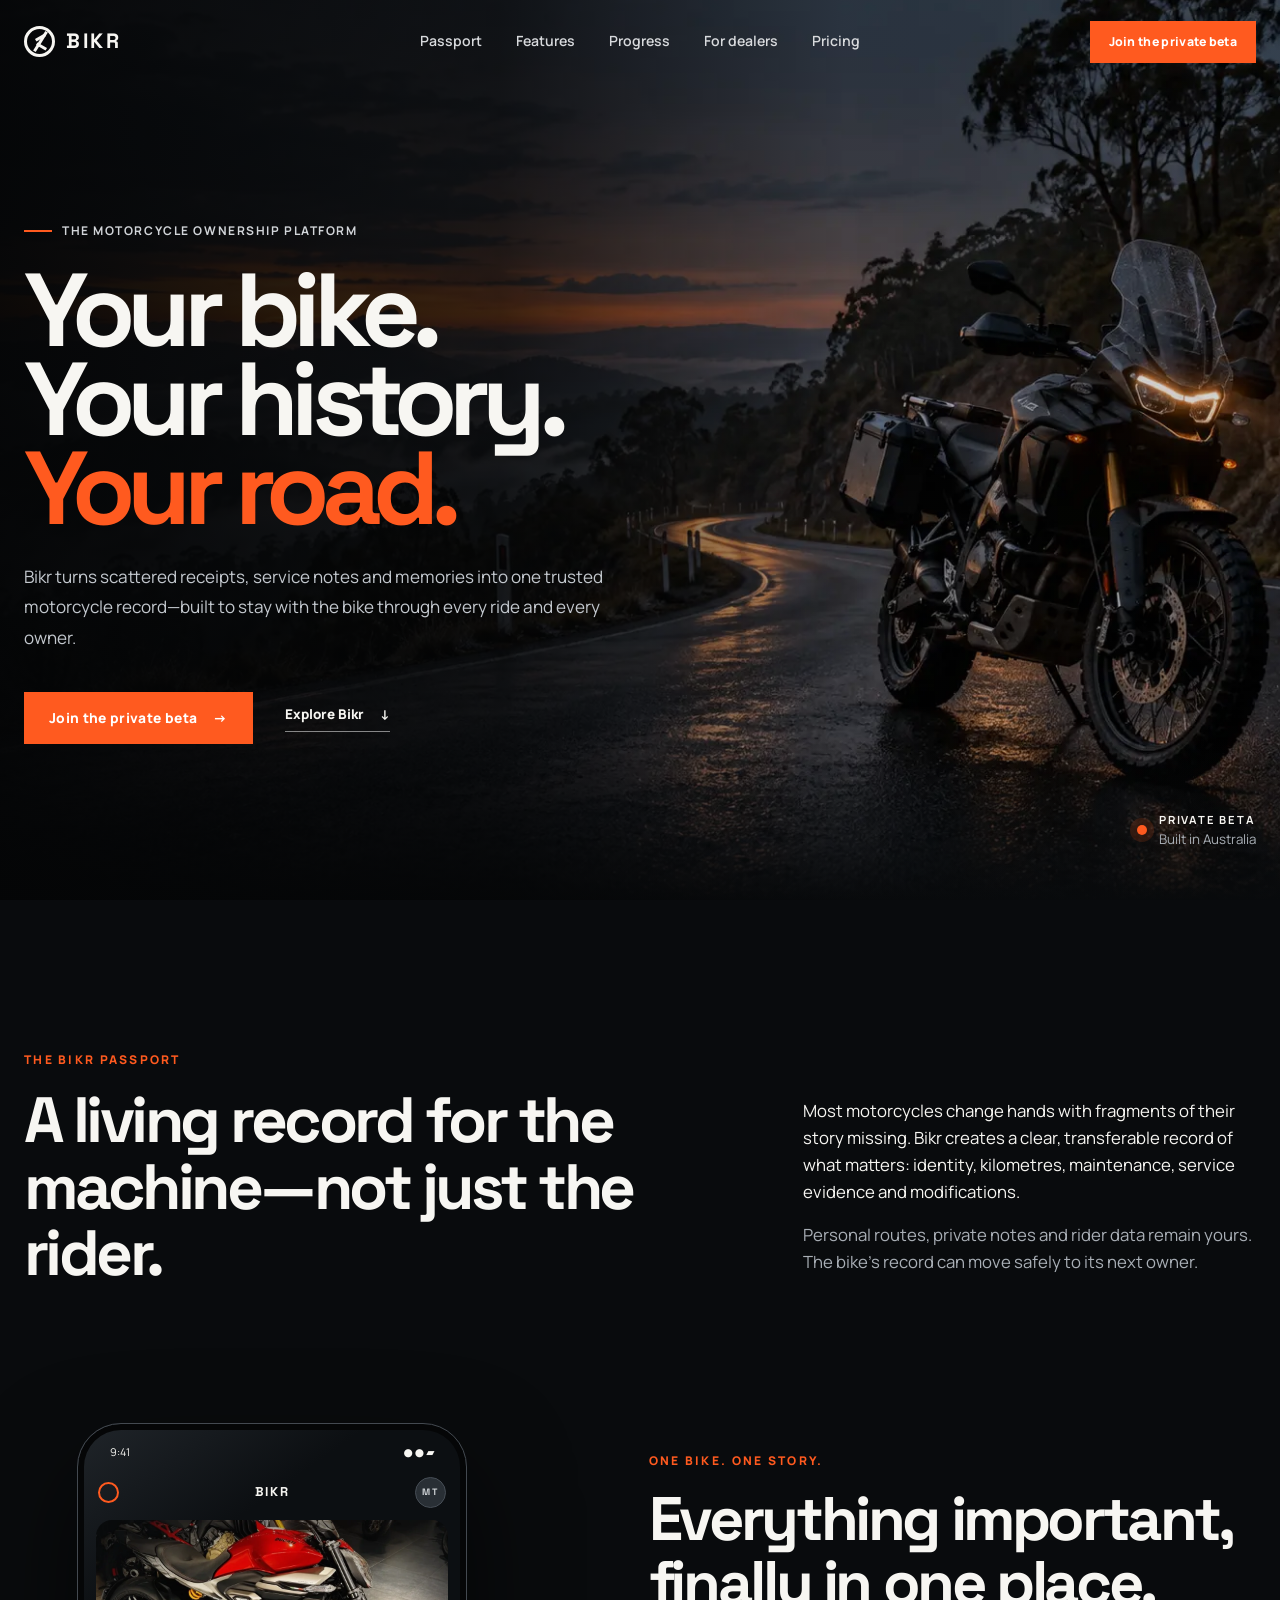
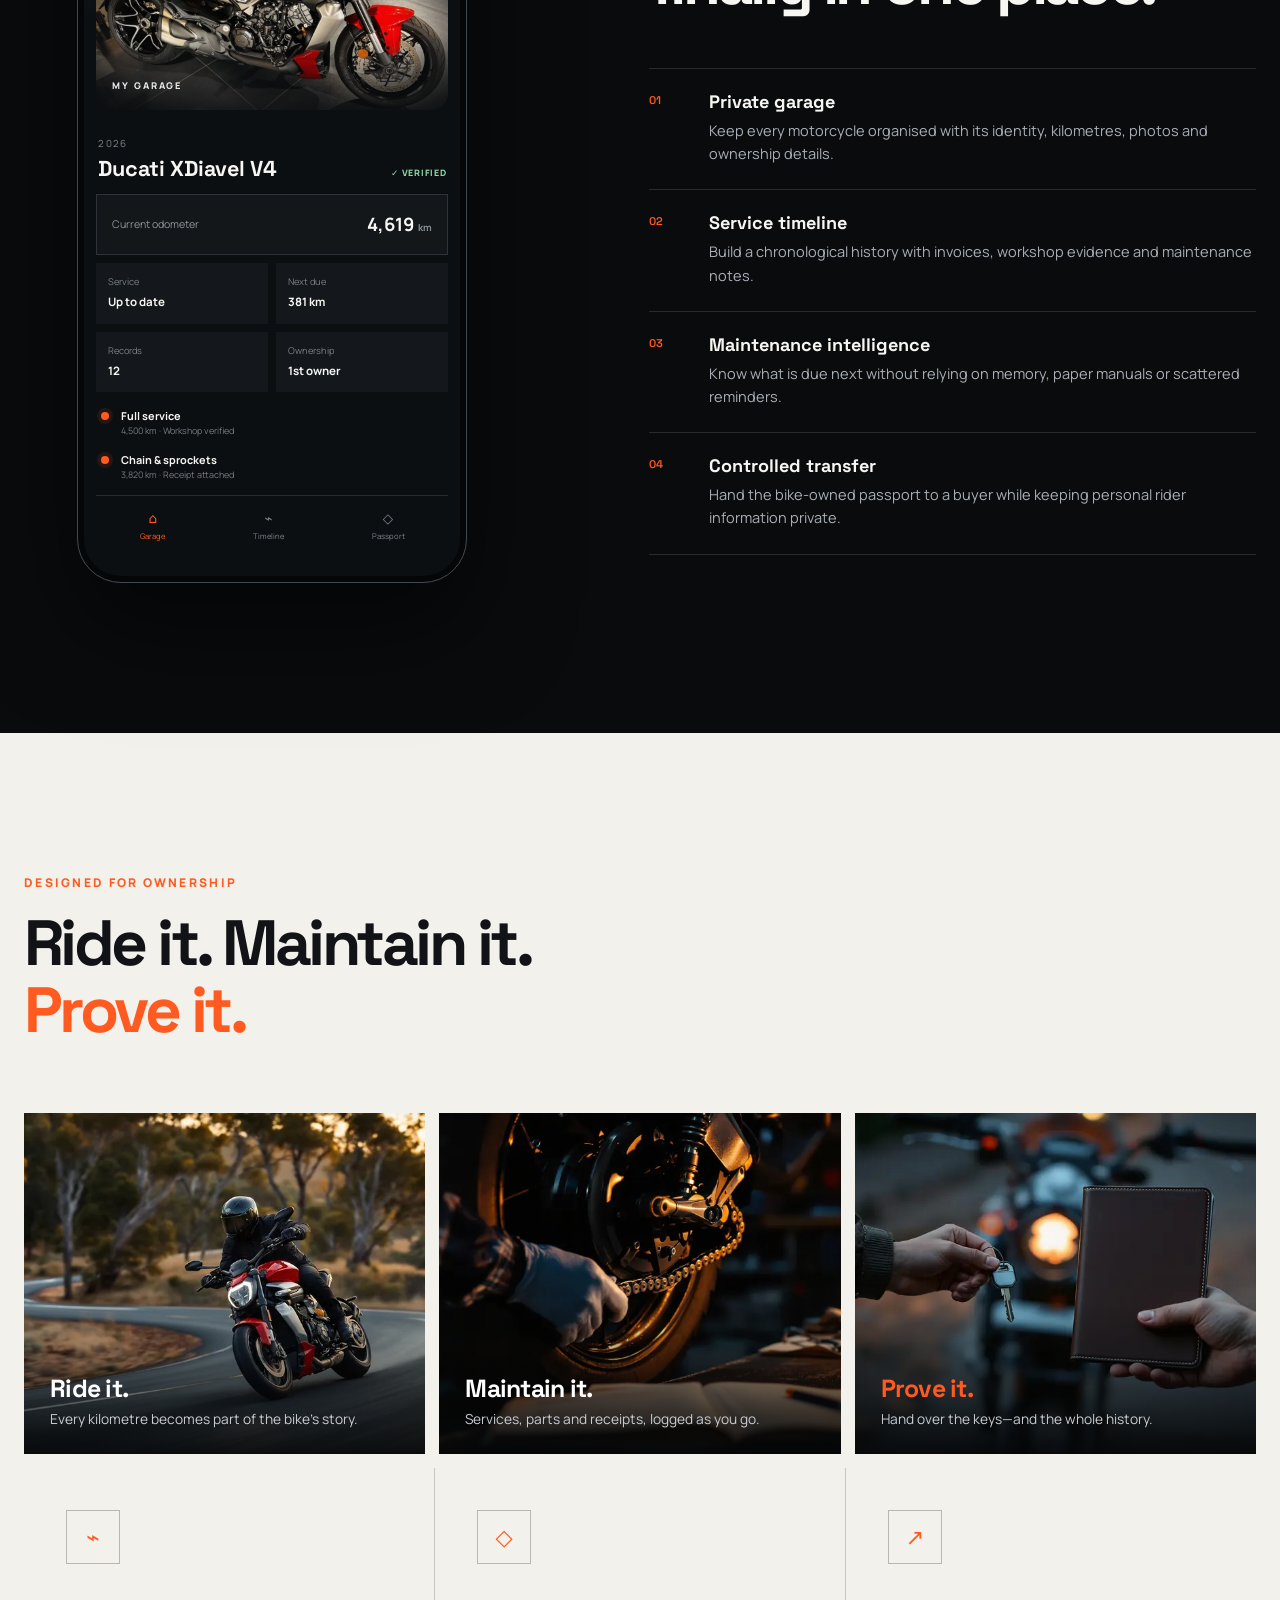
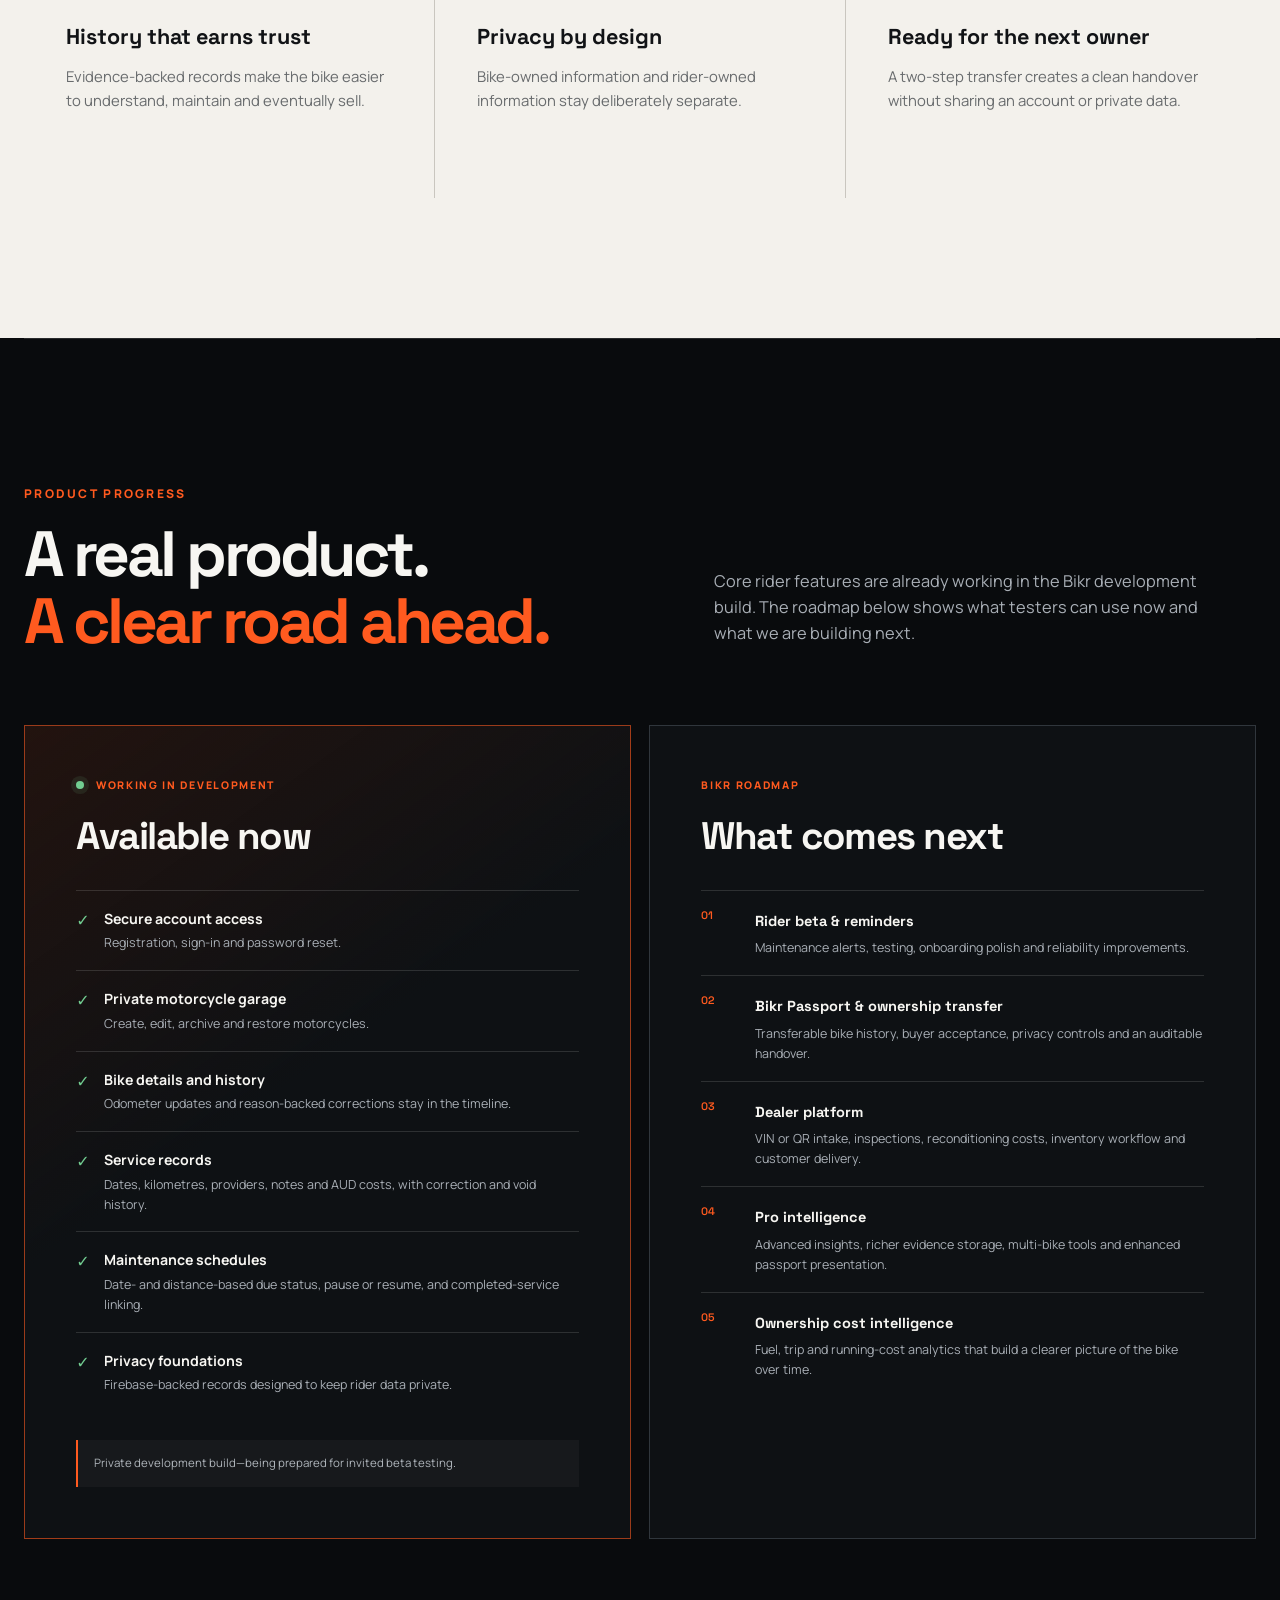
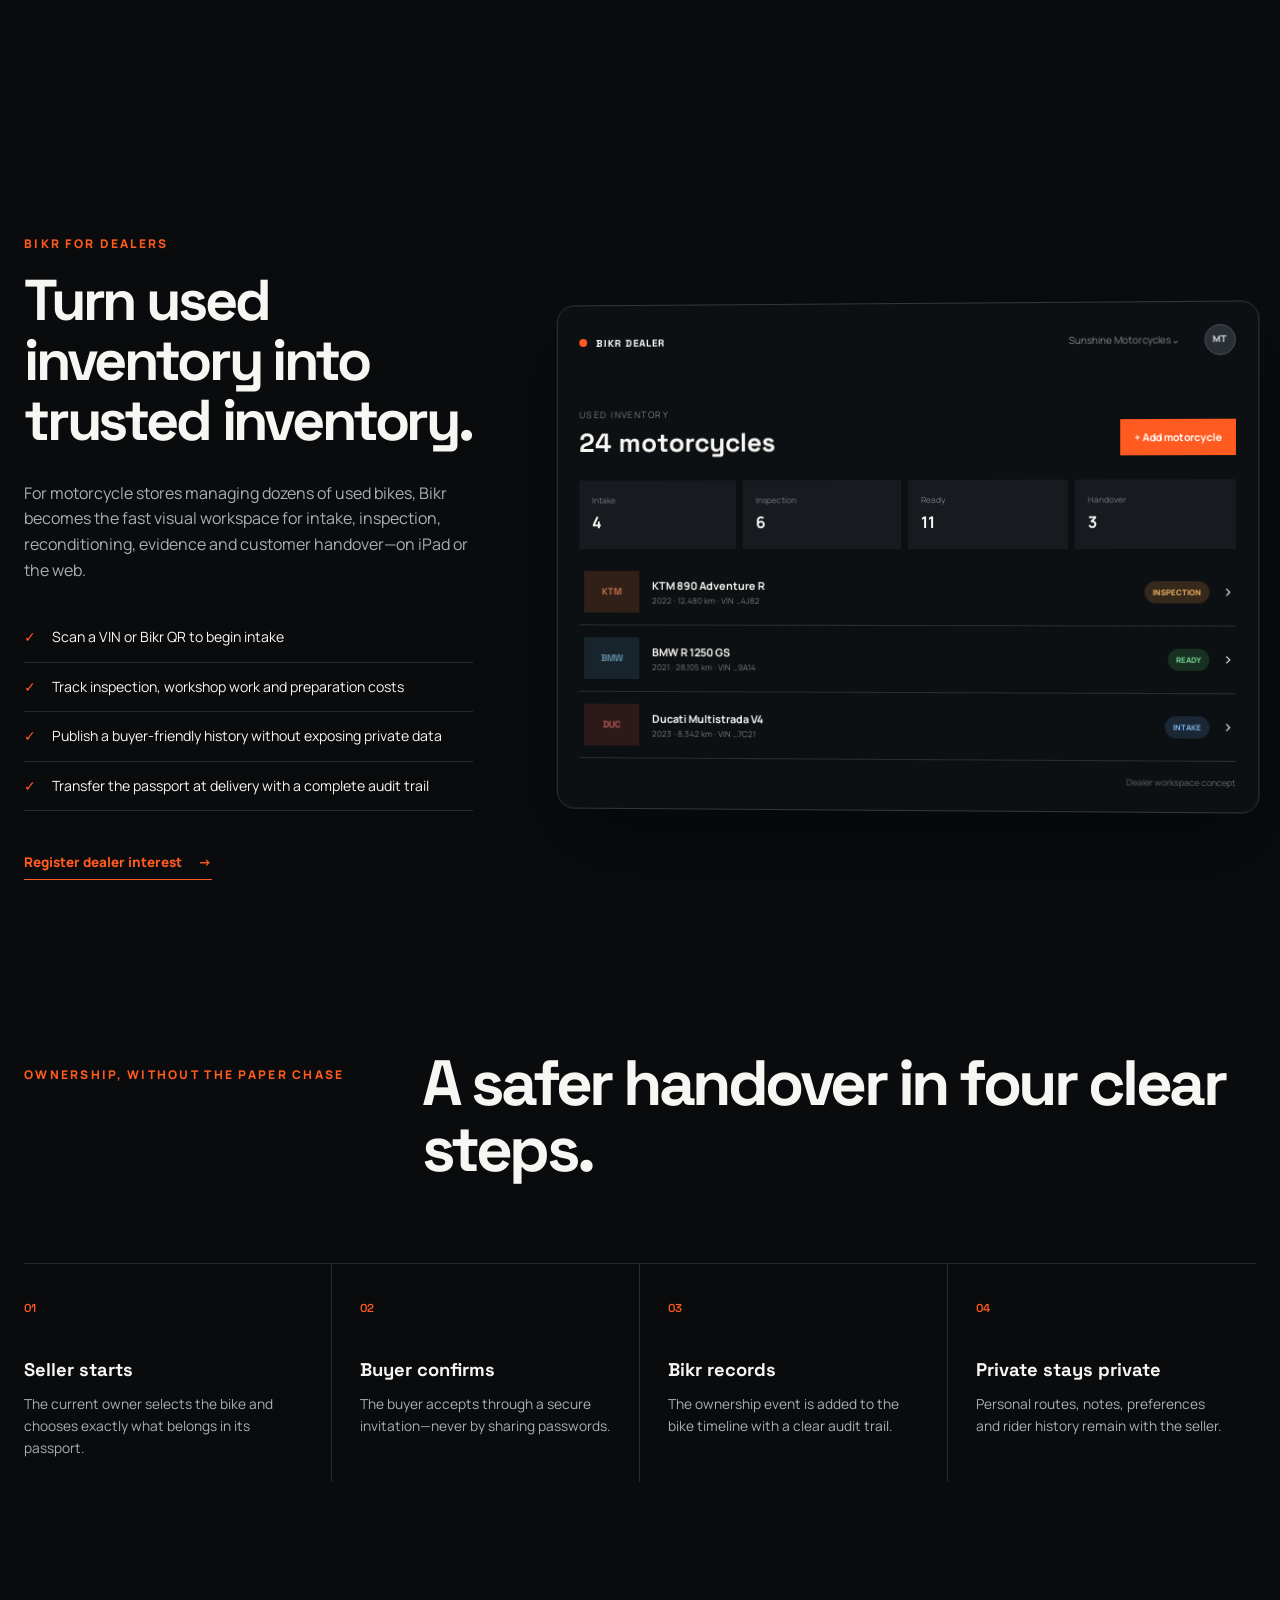
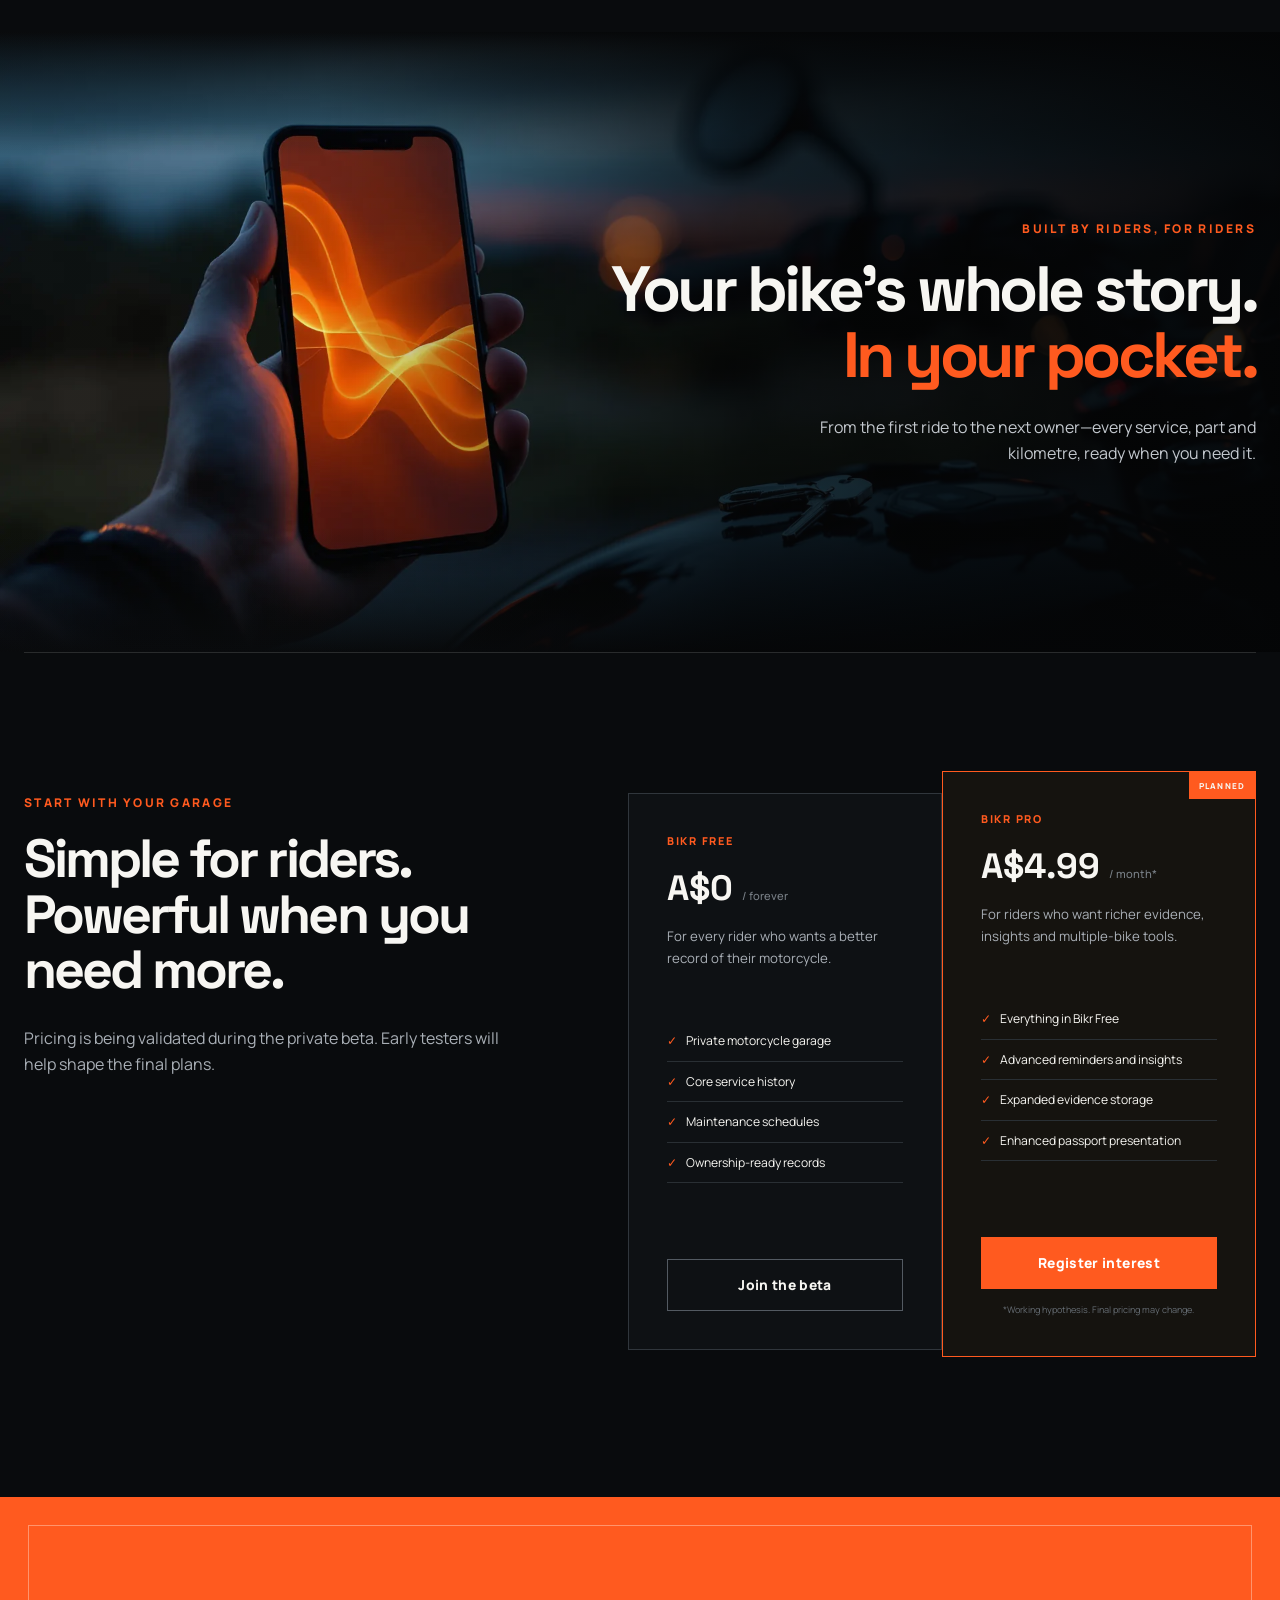
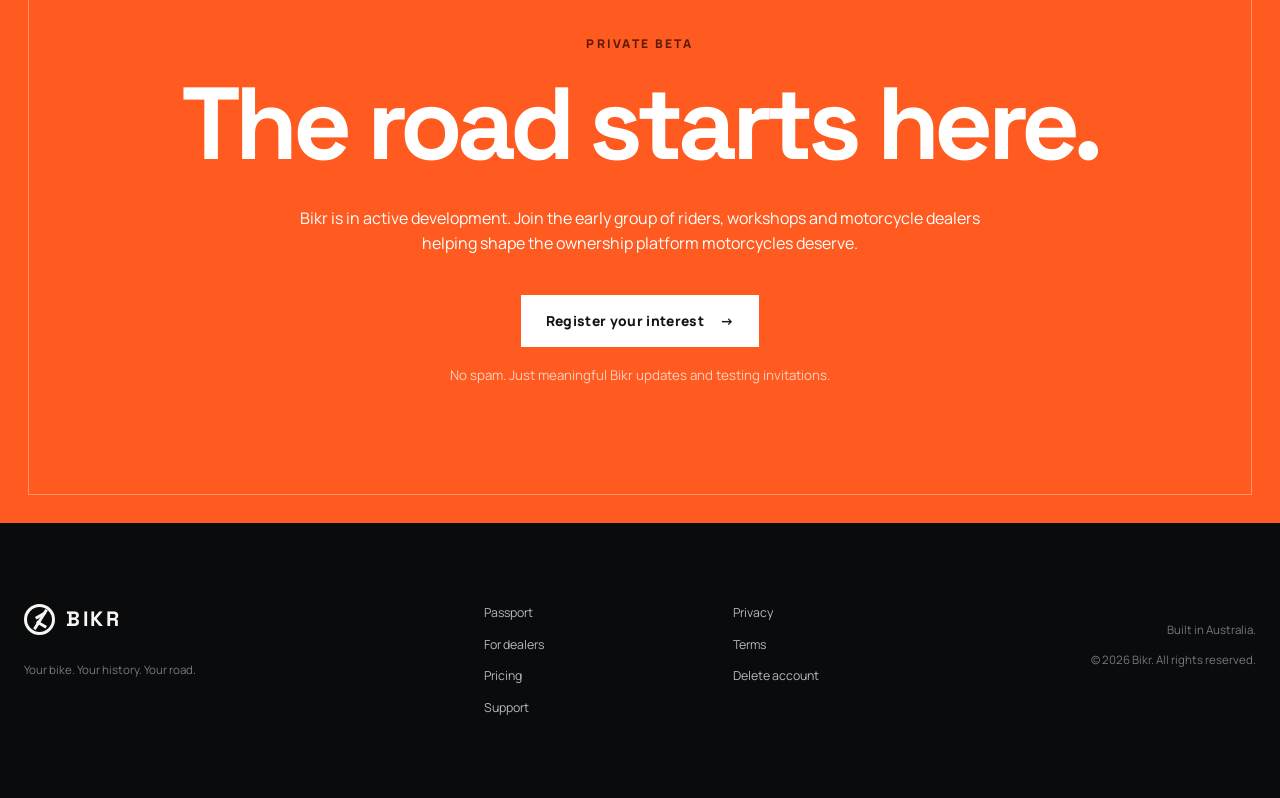
<file: index.html>
<!doctype html>
<html lang="en-AU">
<head>
  <meta charset="utf-8">
  <meta name="viewport" content="width=device-width, initial-scale=1">
  <meta name="description" content="Bikr keeps your motorcycle's service history, maintenance, modifications and ownership passport together—ready for every ride and every future owner.">
  <meta name="theme-color" content="#090b0d">
  <title>Bikr — Your bike. Your history. Your road.</title>
  <link rel="icon" href="assets/favicon.svg" type="image/svg+xml">
  <link rel="preconnect" href="https://fonts.googleapis.com">
  <link rel="preconnect" href="https://fonts.gstatic.com" crossorigin>
  <link href="https://fonts.googleapis.com/css2?family=Manrope:wght@400;500;600;700;800&family=Space+Grotesk:wght@500;600;700&display=swap" rel="stylesheet">
  <link rel="stylesheet" href="styles.css?v=20261108-1">
</head>
<body>
  <header class="site-header" id="top">
    <a class="brand" href="#top" aria-label="Bikr home">
      <span class="brand-mark" aria-hidden="true"><span></span></span>
      <span>BIKR</span>
    </a>
    <nav class="desktop-nav" aria-label="Primary navigation">
      <a href="#passport">Passport</a>
      <a href="#features">Features</a>
      <a href="#progress">Progress</a>
      <a href="#dealers">For dealers</a>
      <a href="#pricing">Pricing</a>
    </nav>
    <a class="button button-small" href="#beta">Join the private beta</a>
    <button class="menu-button" type="button" aria-label="Open navigation" aria-expanded="false">
      <span></span><span></span>
    </button>
  </header>

  <main>
    <section class="hero">
      <div class="hero-image" role="img" aria-label="Adventure motorcycle on a mountain road at sunrise">
        <video class="hero-video" autoplay muted loop playsinline preload="metadata" poster="assets/bikr-hero.webp" aria-hidden="true">
          <source src="assets/bikr-hero-loop.mp4" type="video/mp4">
        </video>
      </div>
      <div class="hero-shade"></div>
      <div class="hero-content">
        <div class="eyebrow"><span></span> The motorcycle ownership platform</div>
        <h1>Your bike.<br>Your history.<br><em>Your road.</em></h1>
        <p>Bikr turns scattered receipts, service notes and memories into one trusted motorcycle record—built to stay with the bike through every ride and every owner.</p>
        <div class="hero-actions">
          <a class="button" href="#beta">Join the private beta <span aria-hidden="true">→</span></a>
          <a class="text-link" href="#passport">Explore Bikr <span aria-hidden="true">↓</span></a>
        </div>
      </div>
      <div class="hero-stat" aria-label="Bikr development status">
        <span class="pulse"></span>
        <div><strong>PRIVATE BETA</strong><small>Built in Australia</small></div>
      </div>
    </section>

    <section class="intro section" id="passport">
      <div>
        <p class="kicker">THE BIKR PASSPORT</p>
        <h2>A living record for the machine—not just the rider.</h2>
      </div>
      <div class="intro-copy">
        <p>Most motorcycles change hands with fragments of their story missing. Bikr creates a clear, transferable record of what matters: identity, kilometres, maintenance, service evidence and modifications.</p>
        <p class="muted">Personal routes, private notes and rider data remain yours. The bike's record can move safely to its next owner.</p>
      </div>
    </section>

    <section class="passport-showcase section">
      <article class="phone" aria-label="Bikr app concept showing a motorcycle passport">
        <div class="phone-top"><span>9:41</span><span>● ● ▰</span></div>
        <div class="app-header">
          <span class="mini-mark"><i></i></span>
          <span>BIKR</span>
          <span class="avatar">MT</span>
        </div>
        <div class="bike-photo">
          <div class="bike-line" aria-hidden="true">BIKR</div>
          <span>MY GARAGE</span>
        </div>
        <div class="bike-title">
          <div><small>2026</small><h3>Ducati XDiavel V4</h3></div>
          <span class="verified">✓ VERIFIED</span>
        </div>
        <div class="odometer"><span>Current odometer</span><strong>4,619 <small>km</small></strong></div>
        <div class="app-grid">
          <div><span>Service</span><strong>Up to date</strong></div>
          <div><span>Next due</span><strong>381 km</strong></div>
          <div><span>Records</span><strong>12</strong></div>
          <div><span>Ownership</span><strong>1st owner</strong></div>
        </div>
        <div class="timeline-mini">
          <p><i></i><span><b>Full service</b><small>4,500 km · Workshop verified</small></span></p>
          <p><i></i><span><b>Chain & sprockets</b><small>3,820 km · Receipt attached</small></span></p>
        </div>
        <div class="app-tabs"><span>⌂<small>Garage</small></span><span>⌁<small>Timeline</small></span><span>◇<small>Passport</small></span></div>
      </article>

      <div class="passport-details">
        <p class="kicker">ONE BIKE. ONE STORY.</p>
        <h2>Everything important, finally in one place.</h2>
        <div class="feature-list">
          <article><span class="number">01</span><div><h3>Private garage</h3><p>Keep every motorcycle organised with its identity, kilometres, photos and ownership details.</p></div></article>
          <article><span class="number">02</span><div><h3>Service timeline</h3><p>Build a chronological history with invoices, workshop evidence and maintenance notes.</p></div></article>
          <article><span class="number">03</span><div><h3>Maintenance intelligence</h3><p>Know what is due next without relying on memory, paper manuals or scattered reminders.</p></div></article>
          <article><span class="number">04</span><div><h3>Controlled transfer</h3><p>Hand the bike-owned passport to a buyer while keeping personal rider information private.</p></div></article>
        </div>
      </div>
    </section>

    <section class="feature-band" id="features">
      <div class="section feature-band-inner">
        <div>
          <p class="kicker">DESIGNED FOR OWNERSHIP</p>
          <h2>Ride it. Maintain it.<br><em>Prove it.</em></h2>
        </div>
        <div class="ride-triptych">
          <figure><img src="assets/ride-900.webp" srcset="assets/ride-900.webp 900w, assets/ride.webp 1376w" sizes="(max-width: 640px) 100vw, 33vw" alt="Rider on a red Ducati XDiavel V4 leaning into a bend on an Australian hinterland road at golden hour" loading="lazy" style="object-position: 58% 60%">
            <figcaption><b>Ride it.</b><span>Every kilometre becomes part of the bike's story.</span></figcaption></figure>
          <figure><img src="assets/maintain-900.webp" srcset="assets/maintain-900.webp 900w, assets/maintain.webp 1920w" sizes="(max-width: 640px) 100vw, 33vw" alt="Gloved hand checking a motorcycle chain next to an open service book" loading="lazy" style="object-position: 40% 50%">
            <figcaption><b>Maintain it.</b><span>Services, parts and receipts, logged as you go.</span></figcaption></figure>
          <figure><img src="assets/prove-900.webp" srcset="assets/prove-900.webp 900w, assets/prove.webp 1920w" sizes="(max-width: 640px) 100vw, 33vw" alt="A motorcycle key and service book being handed to a new owner at dusk" loading="lazy" style="object-position: 50% 50%">
            <figcaption><b>Prove it.</b><span>Hand over the keys&mdash;and the whole history.</span></figcaption></figure>
        </div>
        <div class="feature-cards">
          <article>
            <span class="icon">⌁</span>
            <h3>History that earns trust</h3>
            <p>Evidence-backed records make the bike easier to understand, maintain and eventually sell.</p>
          </article>
          <article>
            <span class="icon">◇</span>
            <h3>Privacy by design</h3>
            <p>Bike-owned information and rider-owned information stay deliberately separate.</p>
          </article>
          <article>
            <span class="icon">↗</span>
            <h3>Ready for the next owner</h3>
            <p>A two-step transfer creates a clean handover without sharing an account or private data.</p>
          </article>
        </div>
      </div>
    </section>

    <section class="product-progress section" id="progress">
      <div class="progress-heading">
        <div>
          <p class="kicker">PRODUCT PROGRESS</p>
          <h2>A real product.<br><em>A clear road ahead.</em></h2>
        </div>
        <p>Core rider features are already working in the Bikr development build. The roadmap below shows what testers can use now and what we are building next.</p>
      </div>

      <div class="progress-grid">
        <article class="progress-panel available-panel">
          <div class="progress-label"><span class="progress-dot"></span> WORKING IN DEVELOPMENT</div>
          <h3>Available now</h3>
          <ul class="progress-list">
            <li><strong>Secure account access</strong><span>Registration, sign-in and password reset.</span></li>
            <li><strong>Private motorcycle garage</strong><span>Create, edit, archive and restore motorcycles.</span></li>
            <li><strong>Bike details and history</strong><span>Odometer updates and reason-backed corrections stay in the timeline.</span></li>
            <li><strong>Service records</strong><span>Dates, kilometres, providers, notes and AUD costs, with correction and void history.</span></li>
            <li><strong>Maintenance schedules</strong><span>Date- and distance-based due status, pause or resume, and completed-service linking.</span></li>
            <li><strong>Privacy foundations</strong><span>Firebase-backed records designed to keep rider data private.</span></li>
          </ul>
          <p class="progress-note">Private development build—being prepared for invited beta testing.</p>
        </article>

        <article class="progress-panel roadmap-panel">
          <div class="progress-label">BIKR ROADMAP</div>
          <h3>What comes next</h3>
          <ol class="roadmap-list">
            <li><span>01</span><div><strong>Rider beta & reminders</strong><p>Maintenance alerts, testing, onboarding polish and reliability improvements.</p></div></li>
            <li><span>02</span><div><strong>Bikr Passport & ownership transfer</strong><p>Transferable bike history, buyer acceptance, privacy controls and an auditable handover.</p></div></li>
            <li><span>03</span><div><strong>Dealer platform</strong><p>VIN or QR intake, inspections, reconditioning costs, inventory workflow and customer delivery.</p></div></li>
            <li><span>04</span><div><strong>Pro intelligence</strong><p>Advanced insights, richer evidence storage, multi-bike tools and enhanced passport presentation.</p></div></li>
            <li><span>05</span><div><strong>Ownership cost intelligence</strong><p>Fuel, trip and running-cost analytics that build a clearer picture of the bike over time.</p></div></li>
          </ol>
        </article>
      </div>
    </section>

    <section class="dealers section" id="dealers">
      <div class="dealer-copy">
        <p class="kicker">BIKR FOR DEALERS</p>
        <h2>Turn used inventory into trusted inventory.</h2>
        <p>For motorcycle stores managing dozens of used bikes, Bikr becomes the fast visual workspace for intake, inspection, reconditioning, evidence and customer handover—on iPad or the web.</p>
        <ul class="check-list">
          <li>Scan a VIN or Bikr QR to begin intake</li>
          <li>Track inspection, workshop work and preparation costs</li>
          <li>Publish a buyer-friendly history without exposing private data</li>
          <li>Transfer the passport at delivery with a complete audit trail</li>
        </ul>
        <a class="text-link orange" href="#beta">Register dealer interest <span aria-hidden="true">→</span></a>
      </div>
      <div class="dealer-board" aria-label="Bikr dealer inventory concept">
        <div class="board-top"><span class="mini-brand"><i></i> BIKR DEALER</span><span>Sunshine Motorcycles⌄</span><span class="avatar">MT</span></div>
        <div class="board-heading"><div><small>USED INVENTORY</small><h3>24 motorcycles</h3></div><button type="button">+ Add motorcycle</button></div>
        <div class="board-stats"><span><small>Intake</small><b>4</b></span><span><small>Inspection</small><b>6</b></span><span><small>Ready</small><b>11</b></span><span><small>Handover</small><b>3</b></span></div>
        <div class="stock-row"><span class="thumb orange-bike">KTM</span><span><b>KTM 890 Adventure R</b><small>2022 · 12,480 km · VIN …4J82</small></span><span class="status inspection">INSPECTION</span><span>›</span></div>
        <div class="stock-row"><span class="thumb blue-bike">BMW</span><span><b>BMW R 1250 GS</b><small>2021 · 28,105 km · VIN …9A14</small></span><span class="status ready">READY</span><span>›</span></div>
        <div class="stock-row"><span class="thumb red-bike">DUC</span><span><b>Ducati Multistrada V4</b><small>2023 · 8,342 km · VIN …7C21</small></span><span class="status intake">INTAKE</span><span>›</span></div>
        <p class="concept-label">Dealer workspace concept</p>
      </div>
    </section>

    <section class="transfer section">
      <div class="transfer-heading">
        <p class="kicker">OWNERSHIP, WITHOUT THE PAPER CHASE</p>
        <h2>A safer handover in four clear steps.</h2>
      </div>
      <ol class="transfer-steps">
        <li><span>01</span><h3>Seller starts</h3><p>The current owner selects the bike and chooses exactly what belongs in its passport.</p></li>
        <li><span>02</span><h3>Buyer confirms</h3><p>The buyer accepts through a secure invitation—never by sharing passwords.</p></li>
        <li><span>03</span><h3>Bikr records</h3><p>The ownership event is added to the bike timeline with a clear audit trail.</p></li>
        <li><span>04</span><h3>Private stays private</h3><p>Personal routes, notes, preferences and rider history remain with the seller.</p></li>
      </ol>
    </section>

    <section class="photo-band" aria-label="The Bikr passport on a phone next to a motorcycle">
      <div class="photo-band-inner section">
        <p class="kicker">BUILT BY RIDERS, FOR RIDERS</p>
        <h2>Your bike's whole story.<br><em>In your pocket.</em></h2>
        <p>From the first ride to the next owner&mdash;every service, part and kilometre, ready when you need it.</p>
      </div>
    </section>

    <section class="pricing section" id="pricing">
      <div class="pricing-heading">
        <p class="kicker">START WITH YOUR GARAGE</p>
        <h2>Simple for riders.<br>Powerful when you need more.</h2>
        <p>Pricing is being validated during the private beta. Early testers will help shape the final plans.</p>
      </div>
      <div class="plans">
        <article>
          <p class="plan-name">BIKR FREE</p>
          <h3>A$0 <small>/ forever</small></h3>
          <p>For every rider who wants a better record of their motorcycle.</p>
          <ul><li>Private motorcycle garage</li><li>Core service history</li><li>Maintenance schedules</li><li>Ownership-ready records</li></ul>
          <a class="button button-outline" href="#beta">Join the beta</a>
        </article>
        <article class="pro-plan">
          <span class="recommended">PLANNED</span>
          <p class="plan-name">BIKR PRO</p>
          <h3>A$4.99 <small>/ month*</small></h3>
          <p>For riders who want richer evidence, insights and multiple-bike tools.</p>
          <ul><li>Everything in Bikr Free</li><li>Advanced reminders and insights</li><li>Expanded evidence storage</li><li>Enhanced passport presentation</li></ul>
          <a class="button" href="#beta">Register interest</a>
          <small class="price-note">*Working hypothesis. Final pricing may change.</small>
        </article>
      </div>
    </section>

    <section class="beta" id="beta">
      <div class="beta-inner">
        <p class="kicker">PRIVATE BETA</p>
        <h2>The road starts here.</h2>
        <p>Bikr is in active development. Join the early group of riders, workshops and motorcycle dealers helping shape the ownership platform motorcycles deserve.</p>
        <a class="button light" href="mailto:getbikr.passport@gmail.com?subject=Bikr%20private%20beta">Register your interest <span aria-hidden="true">→</span></a>
        <small>No spam. Just meaningful Bikr updates and testing invitations.</small>
      </div>
    </section>
  </main>

  <footer class="site-footer">
    <div class="footer-brand"><a class="brand" href="#top"><span class="brand-mark"><span></span></span><span>BIKR</span></a><p>Your bike. Your history. Your road.</p></div>
    <div class="footer-links"><a href="#passport">Passport</a><a href="#dealers">For dealers</a><a href="#pricing">Pricing</a><a href="support.html">Support</a></div>
    <div class="footer-links"><a href="privacy.html">Privacy</a><a href="terms.html">Terms</a><a href="delete-account.html">Delete account</a></div>
    <div class="footer-meta"><p>Built in Australia.</p><p>© <span id="year">2026</span> Bikr. All rights reserved.</p></div>
  </footer>

  <script src="script.js"></script>
</body>
</html>
</file>
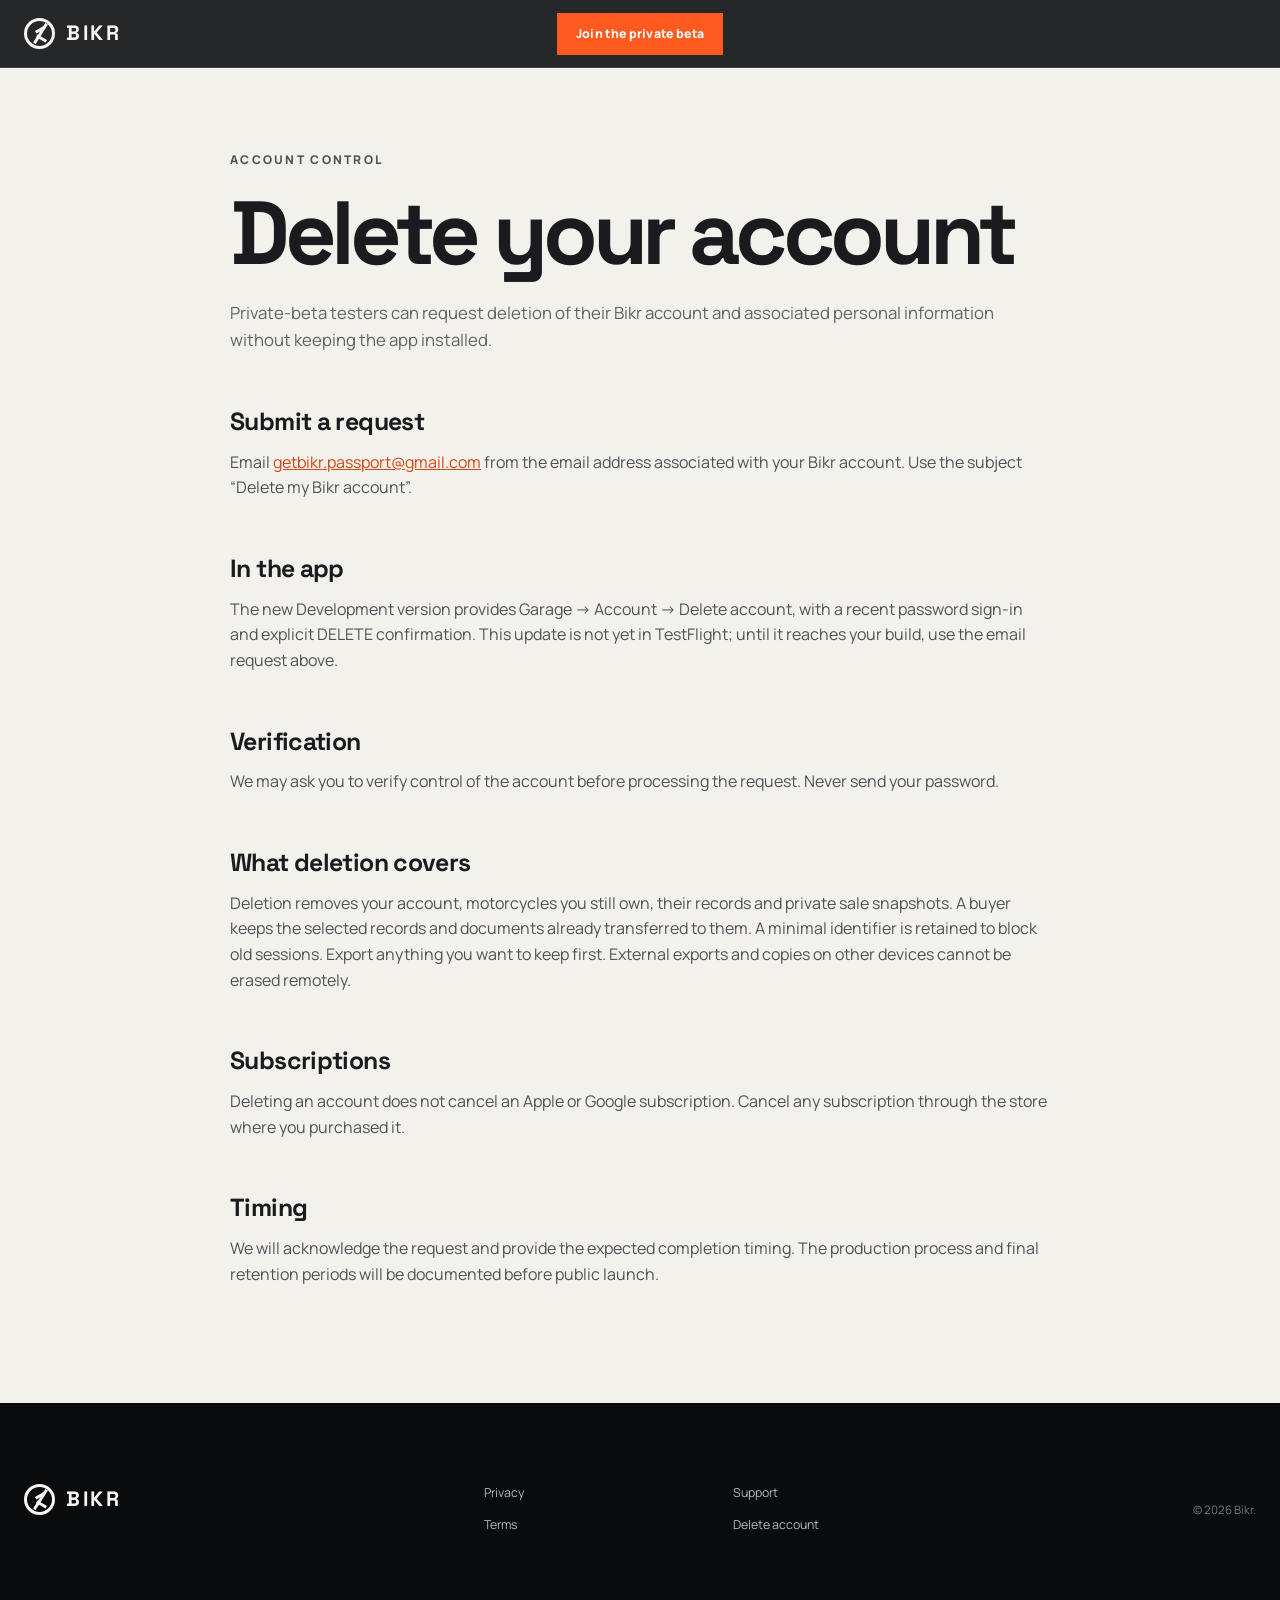
<file: delete-account.html>
<!doctype html>
<html lang="en-AU"><head><meta charset="utf-8"><meta name="viewport" content="width=device-width,initial-scale=1"><title>Delete account — Bikr</title><meta name="description" content="Request deletion of a Bikr account."><link rel="icon" href="assets/favicon.svg" type="image/svg+xml"><link rel="preconnect" href="https://fonts.googleapis.com"><link rel="preconnect" href="https://fonts.gstatic.com" crossorigin><link href="https://fonts.googleapis.com/css2?family=Manrope:wght@400;500;600;700;800&family=Space+Grotesk:wght@500;600;700&display=swap" rel="stylesheet"><link rel="stylesheet" href="styles.css"></head>
<body><header class="site-header scrolled"><a class="brand" href="index.html"><span class="brand-mark"><span></span></span><span>BIKR</span></a><a class="button button-small" href="index.html#beta">Join the private beta</a></header>
<main class="legal-main"><article class="legal-wrap"><p class="kicker">ACCOUNT CONTROL</p><h1>Delete your account</h1><p class="lead">Private-beta testers can request deletion of their Bikr account and associated personal information without keeping the app installed.</p>
<h2>Submit a request</h2><p>Email <a href="mailto:getbikr.passport@gmail.com?subject=Delete%20my%20Bikr%20account">getbikr.passport@gmail.com</a> from the email address associated with your Bikr account. Use the subject “Delete my Bikr account”.</p>
<h2>In the app</h2><p>The new Development version provides Garage → Account → Delete account, with a recent password sign-in and explicit DELETE confirmation. This update is not yet in TestFlight; until it reaches your build, use the email request above.</p>
<h2>Verification</h2><p>We may ask you to verify control of the account before processing the request. Never send your password.</p>
<h2>What deletion covers</h2><p>Deletion removes your account, motorcycles you still own, their records and private sale snapshots. A buyer keeps the selected records and documents already transferred to them. A minimal identifier is retained to block old sessions. Export anything you want to keep first. External exports and copies on other devices cannot be erased remotely.</p>
<h2>Subscriptions</h2><p>Deleting an account does not cancel an Apple or Google subscription. Cancel any subscription through the store where you purchased it.</p>
<h2>Timing</h2><p>We will acknowledge the request and provide the expected completion timing. The production process and final retention periods will be documented before public launch.</p></article></main>
<footer class="site-footer legal-footer"><div class="footer-brand"><a class="brand" href="index.html"><span class="brand-mark"><span></span></span><span>BIKR</span></a></div><div class="footer-links"><a href="privacy.html">Privacy</a><a href="terms.html">Terms</a></div><div class="footer-links"><a href="support.html">Support</a><a href="delete-account.html">Delete account</a></div><div class="footer-meta"><p>© 2026 Bikr.</p></div></footer></body></html>
</file>
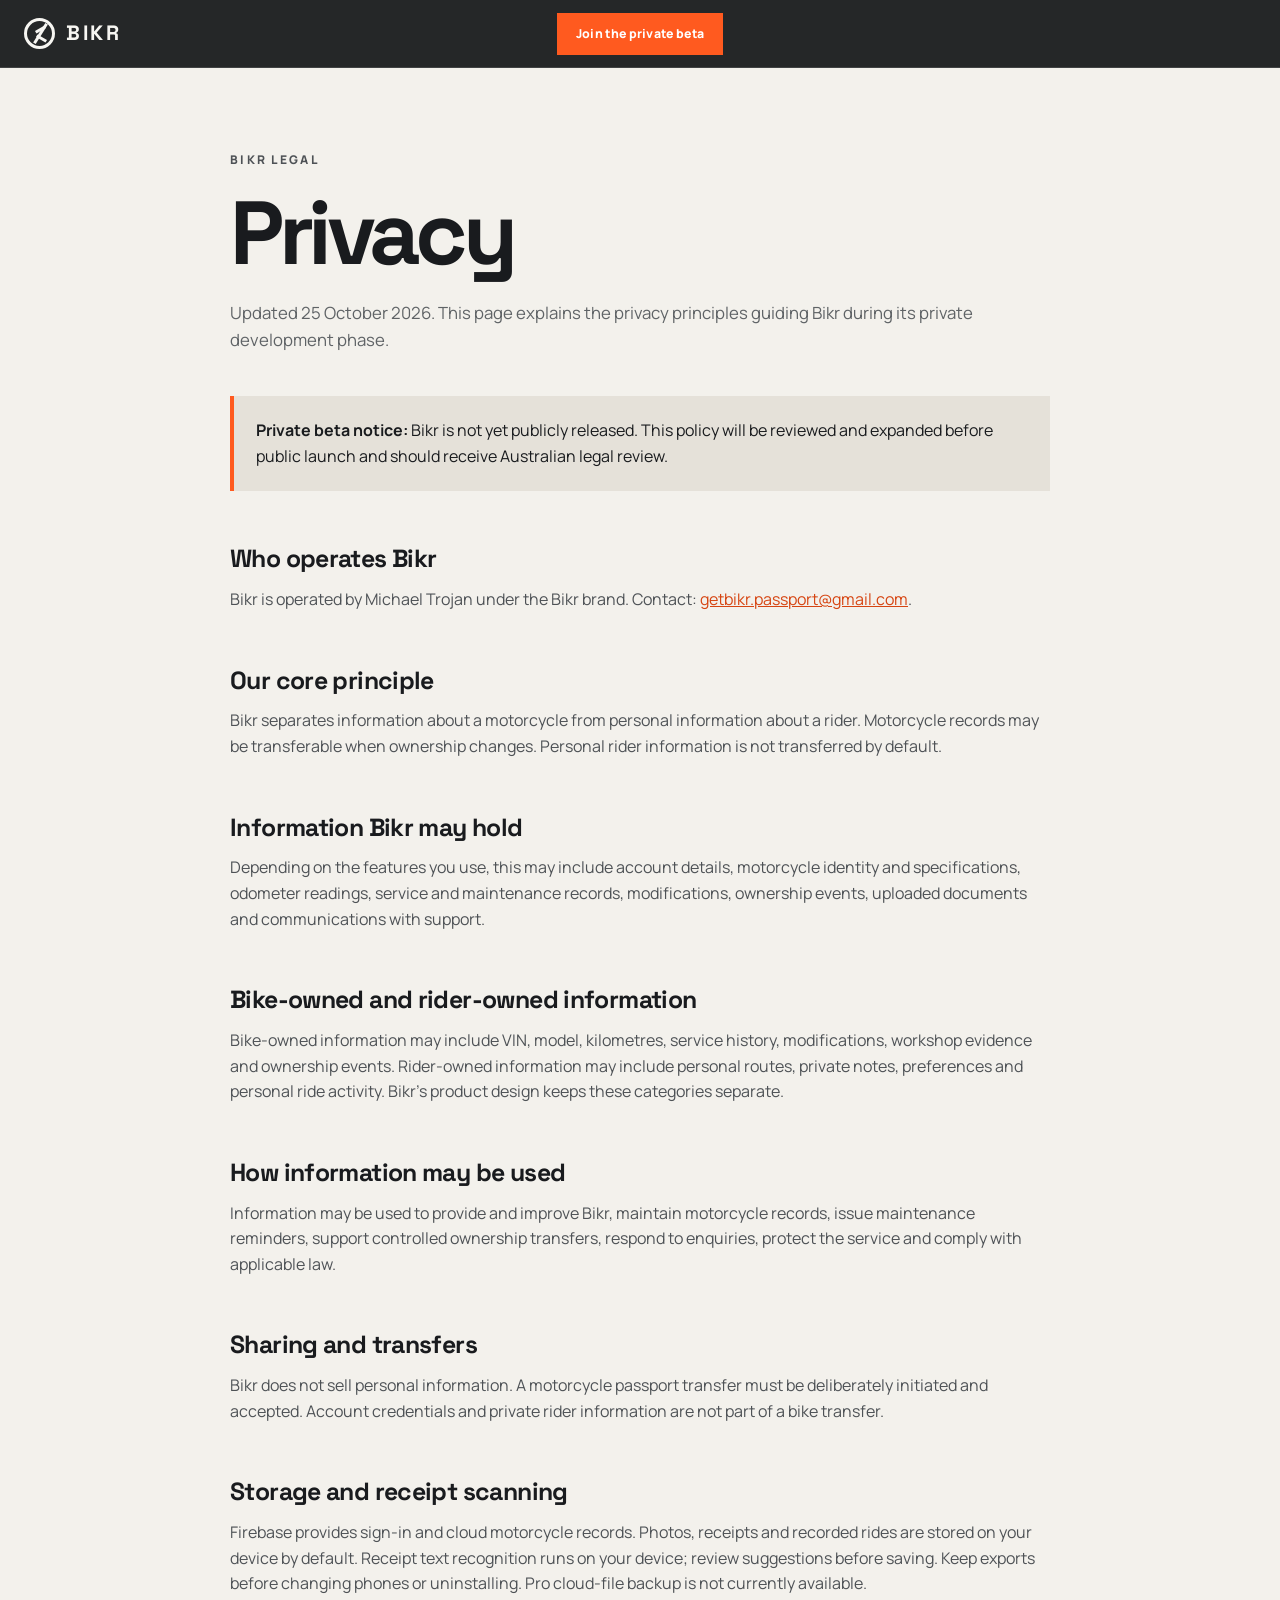
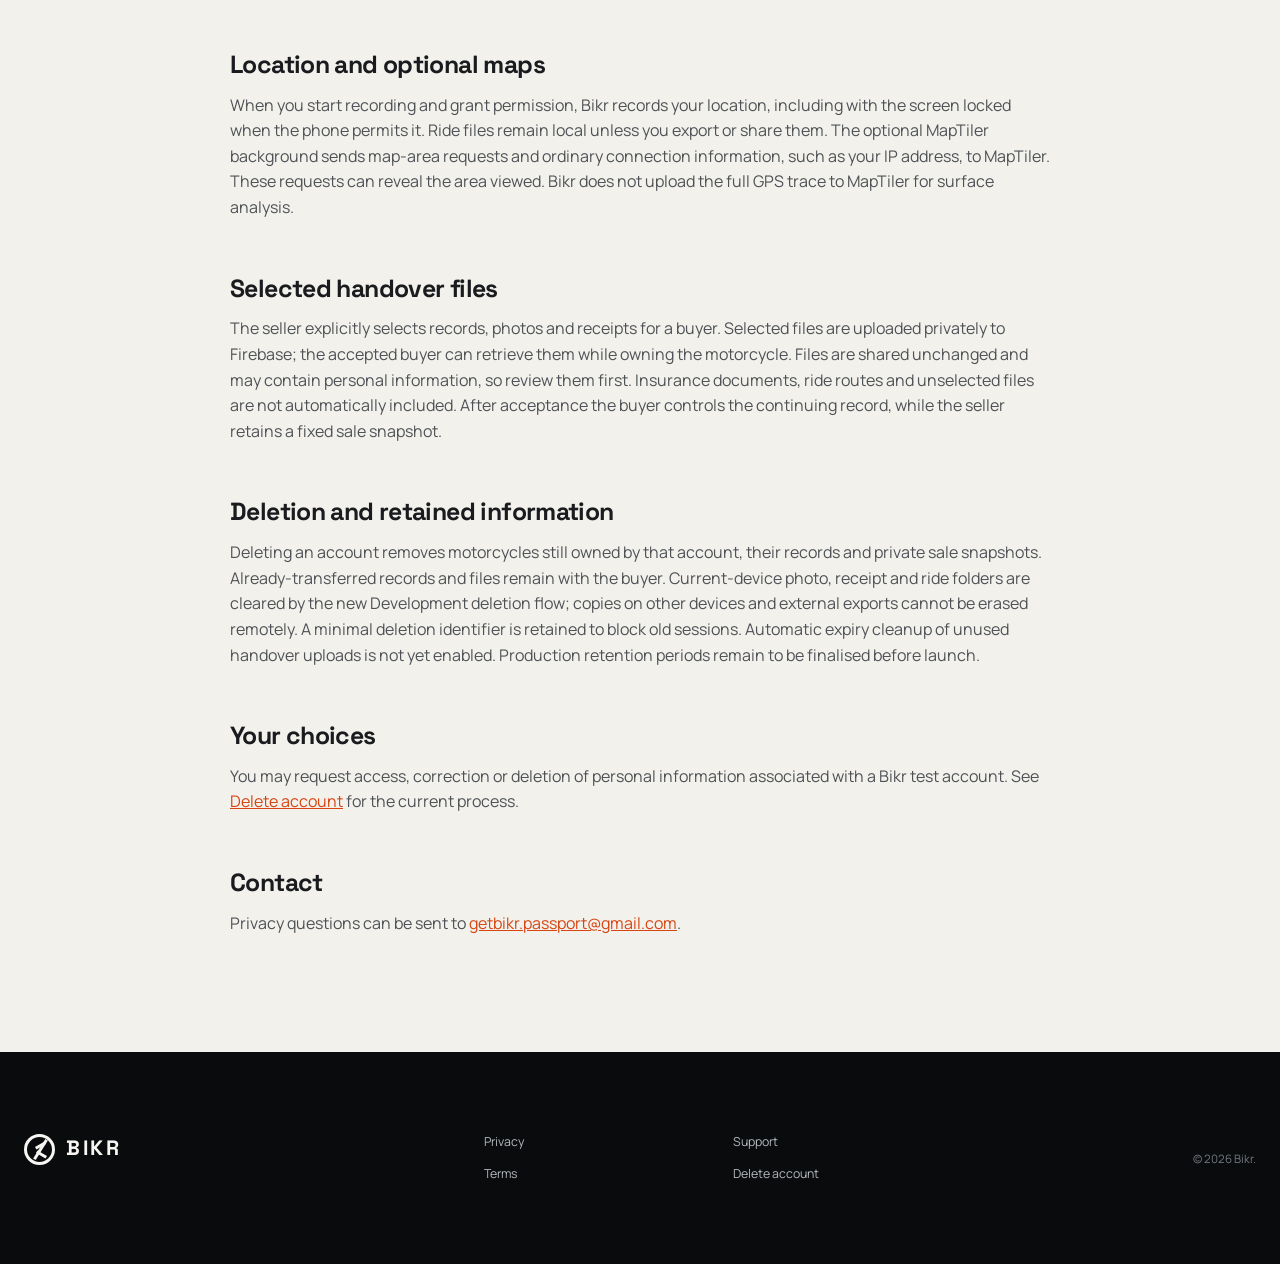
<file: privacy.html>
<!doctype html>
<html lang="en-AU"><head><meta charset="utf-8"><meta name="viewport" content="width=device-width,initial-scale=1"><title>Privacy — Bikr</title><meta name="description" content="Bikr privacy information."><link rel="icon" href="assets/favicon.svg" type="image/svg+xml"><link rel="preconnect" href="https://fonts.googleapis.com"><link rel="preconnect" href="https://fonts.gstatic.com" crossorigin><link href="https://fonts.googleapis.com/css2?family=Manrope:wght@400;500;600;700;800&family=Space+Grotesk:wght@500;600;700&display=swap" rel="stylesheet"><link rel="stylesheet" href="styles.css"></head>
<body><header class="site-header scrolled"><a class="brand" href="index.html"><span class="brand-mark"><span></span></span><span>BIKR</span></a><a class="button button-small" href="index.html#beta">Join the private beta</a></header>
<main class="legal-main"><article class="legal-wrap"><p class="kicker">BIKR LEGAL</p><h1>Privacy</h1><p class="lead">Updated 25 October 2026. This page explains the privacy principles guiding Bikr during its private development phase.</p><div class="legal-note"><strong>Private beta notice:</strong> Bikr is not yet publicly released. This policy will be reviewed and expanded before public launch and should receive Australian legal review.</div>
<h2>Who operates Bikr</h2><p>Bikr is operated by Michael Trojan under the Bikr brand. Contact: <a href="mailto:getbikr.passport@gmail.com">getbikr.passport@gmail.com</a>.</p>
<h2>Our core principle</h2><p>Bikr separates information about a motorcycle from personal information about a rider. Motorcycle records may be transferable when ownership changes. Personal rider information is not transferred by default.</p>
<h2>Information Bikr may hold</h2><p>Depending on the features you use, this may include account details, motorcycle identity and specifications, odometer readings, service and maintenance records, modifications, ownership events, uploaded documents and communications with support.</p>
<h2>Bike-owned and rider-owned information</h2><p>Bike-owned information may include VIN, model, kilometres, service history, modifications, workshop evidence and ownership events. Rider-owned information may include personal routes, private notes, preferences and personal ride activity. Bikr's product design keeps these categories separate.</p>
<h2>How information may be used</h2><p>Information may be used to provide and improve Bikr, maintain motorcycle records, issue maintenance reminders, support controlled ownership transfers, respond to enquiries, protect the service and comply with applicable law.</p>
<h2>Sharing and transfers</h2><p>Bikr does not sell personal information. A motorcycle passport transfer must be deliberately initiated and accepted. Account credentials and private rider information are not part of a bike transfer.</p>
<h2>Storage and receipt scanning</h2><p>Firebase provides sign-in and cloud motorcycle records. Photos, receipts and recorded rides are stored on your device by default. Receipt text recognition runs on your device; review suggestions before saving. Keep exports before changing phones or uninstalling. Pro cloud-file backup is not currently available.</p>
<h2>Location and optional maps</h2><p>When you start recording and grant permission, Bikr records your location, including with the screen locked when the phone permits it. Ride files remain local unless you export or share them. The optional MapTiler background sends map-area requests and ordinary connection information, such as your IP address, to MapTiler. These requests can reveal the area viewed. Bikr does not upload the full GPS trace to MapTiler for surface analysis.</p>
<h2>Selected handover files</h2><p>The seller explicitly selects records, photos and receipts for a buyer. Selected files are uploaded privately to Firebase; the accepted buyer can retrieve them while owning the motorcycle. Files are shared unchanged and may contain personal information, so review them first. Insurance documents, ride routes and unselected files are not automatically included. After acceptance the buyer controls the continuing record, while the seller retains a fixed sale snapshot.</p>
<h2>Deletion and retained information</h2><p>Deleting an account removes motorcycles still owned by that account, their records and private sale snapshots. Already-transferred records and files remain with the buyer. Current-device photo, receipt and ride folders are cleared by the new Development deletion flow; copies on other devices and external exports cannot be erased remotely. A minimal deletion identifier is retained to block old sessions. Automatic expiry cleanup of unused handover uploads is not yet enabled. Production retention periods remain to be finalised before launch.</p>
<h2>Your choices</h2><p>You may request access, correction or deletion of personal information associated with a Bikr test account. See <a href="delete-account.html">Delete account</a> for the current process.</p>
<h2>Contact</h2><p>Privacy questions can be sent to <a href="mailto:getbikr.passport@gmail.com?subject=Bikr%20privacy%20question">getbikr.passport@gmail.com</a>.</p></article></main>
<footer class="site-footer legal-footer"><div class="footer-brand"><a class="brand" href="index.html"><span class="brand-mark"><span></span></span><span>BIKR</span></a></div><div class="footer-links"><a href="privacy.html">Privacy</a><a href="terms.html">Terms</a></div><div class="footer-links"><a href="support.html">Support</a><a href="delete-account.html">Delete account</a></div><div class="footer-meta"><p>© 2026 Bikr.</p></div></footer></body></html>
</file>
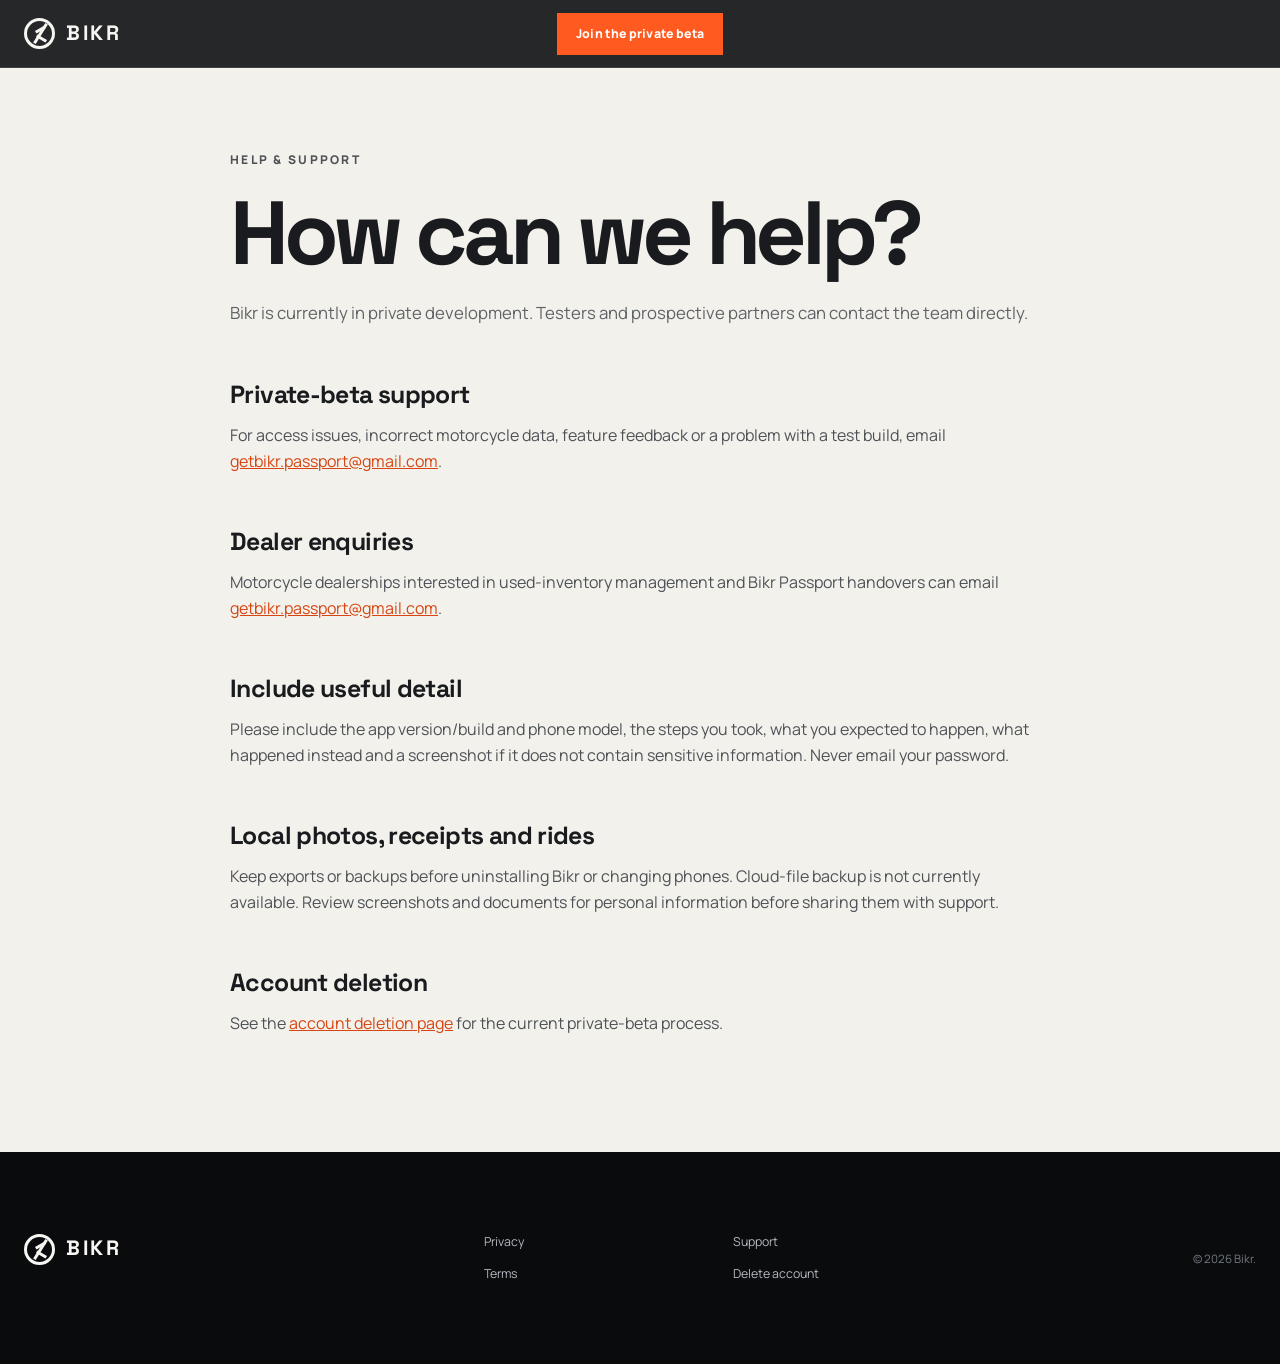
<file: support.html>
<!doctype html>
<html lang="en-AU"><head><meta charset="utf-8"><meta name="viewport" content="width=device-width,initial-scale=1"><title>Support — Bikr</title><meta name="description" content="Get support for Bikr."><link rel="icon" href="assets/favicon.svg" type="image/svg+xml"><link rel="preconnect" href="https://fonts.googleapis.com"><link rel="preconnect" href="https://fonts.gstatic.com" crossorigin><link href="https://fonts.googleapis.com/css2?family=Manrope:wght@400;500;600;700;800&family=Space+Grotesk:wght@500;600;700&display=swap" rel="stylesheet"><link rel="stylesheet" href="styles.css"></head>
<body><header class="site-header scrolled"><a class="brand" href="index.html"><span class="brand-mark"><span></span></span><span>BIKR</span></a><a class="button button-small" href="index.html#beta">Join the private beta</a></header>
<main class="legal-main"><article class="legal-wrap"><p class="kicker">HELP & SUPPORT</p><h1>How can we help?</h1><p class="lead">Bikr is currently in private development. Testers and prospective partners can contact the team directly.</p>
<h2>Private-beta support</h2><p>For access issues, incorrect motorcycle data, feature feedback or a problem with a test build, email <a href="mailto:getbikr.passport@gmail.com?subject=Bikr%20support">getbikr.passport@gmail.com</a>.</p>
<h2>Dealer enquiries</h2><p>Motorcycle dealerships interested in used-inventory management and Bikr Passport handovers can email <a href="mailto:getbikr.passport@gmail.com?subject=Bikr%20Dealer%20interest">getbikr.passport@gmail.com</a>.</p>
<h2>Include useful detail</h2><p>Please include the app version/build and phone model, the steps you took, what you expected to happen, what happened instead and a screenshot if it does not contain sensitive information. Never email your password.</p>
<h2>Local photos, receipts and rides</h2><p>Keep exports or backups before uninstalling Bikr or changing phones. Cloud-file backup is not currently available. Review screenshots and documents for personal information before sharing them with support.</p>
<h2>Account deletion</h2><p>See the <a href="delete-account.html">account deletion page</a> for the current private-beta process.</p></article></main>
<footer class="site-footer legal-footer"><div class="footer-brand"><a class="brand" href="index.html"><span class="brand-mark"><span></span></span><span>BIKR</span></a></div><div class="footer-links"><a href="privacy.html">Privacy</a><a href="terms.html">Terms</a></div><div class="footer-links"><a href="support.html">Support</a><a href="delete-account.html">Delete account</a></div><div class="footer-meta"><p>© 2026 Bikr.</p></div></footer></body></html>
</file>
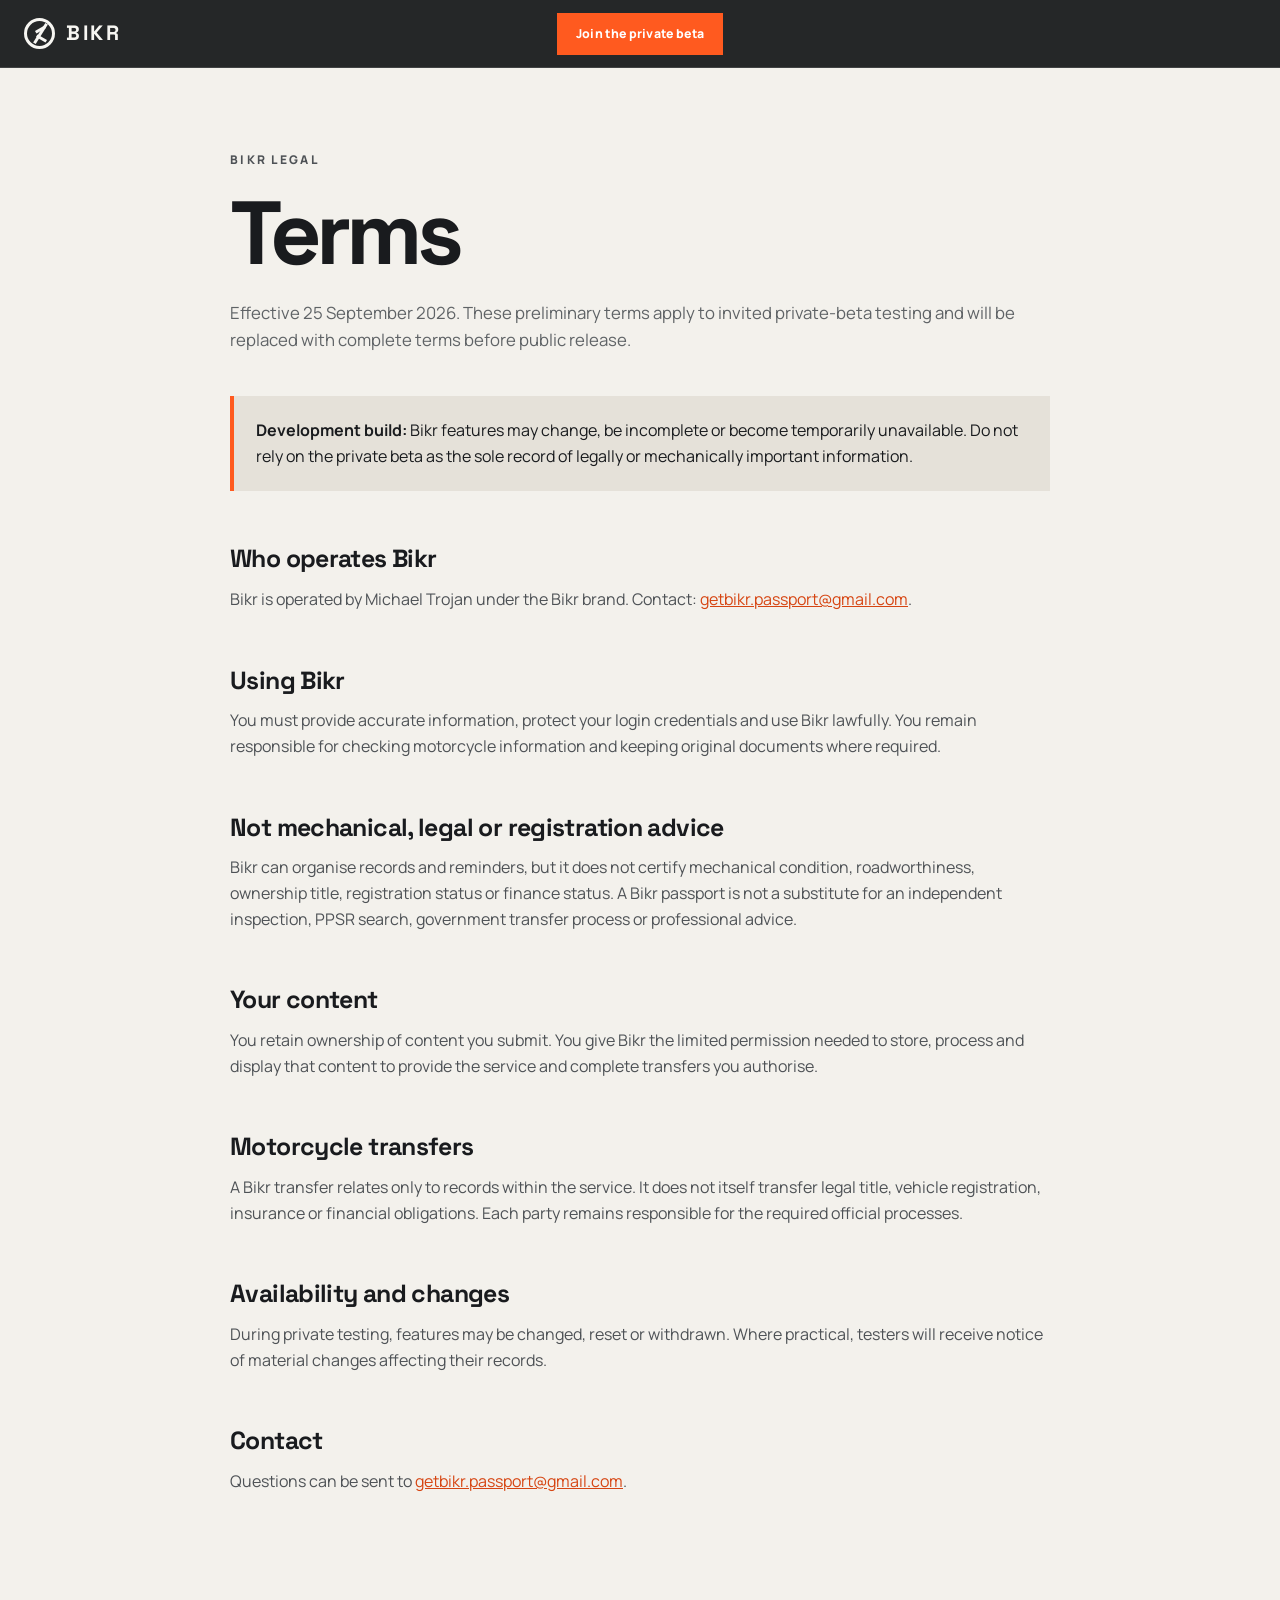
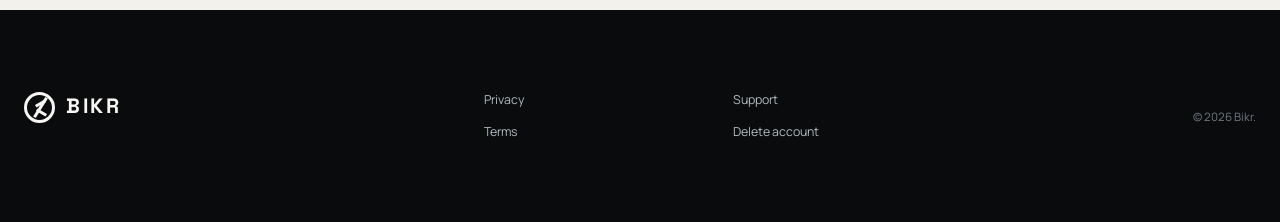
<file: terms.html>
<!doctype html>
<html lang="en-AU"><head><meta charset="utf-8"><meta name="viewport" content="width=device-width,initial-scale=1"><title>Terms — Bikr</title><meta name="description" content="Bikr private beta terms."><link rel="icon" href="assets/favicon.svg" type="image/svg+xml"><link rel="preconnect" href="https://fonts.googleapis.com"><link rel="preconnect" href="https://fonts.gstatic.com" crossorigin><link href="https://fonts.googleapis.com/css2?family=Manrope:wght@400;500;600;700;800&family=Space+Grotesk:wght@500;600;700&display=swap" rel="stylesheet"><link rel="stylesheet" href="styles.css"></head>
<body><header class="site-header scrolled"><a class="brand" href="index.html"><span class="brand-mark"><span></span></span><span>BIKR</span></a><a class="button button-small" href="index.html#beta">Join the private beta</a></header>
<main class="legal-main"><article class="legal-wrap"><p class="kicker">BIKR LEGAL</p><h1>Terms</h1><p class="lead">Effective 25 September 2026. These preliminary terms apply to invited private-beta testing and will be replaced with complete terms before public release.</p><div class="legal-note"><strong>Development build:</strong> Bikr features may change, be incomplete or become temporarily unavailable. Do not rely on the private beta as the sole record of legally or mechanically important information.</div>
<h2>Who operates Bikr</h2><p>Bikr is operated by Michael Trojan under the Bikr brand. Contact: <a href="mailto:getbikr.passport@gmail.com">getbikr.passport@gmail.com</a>.</p>
<h2>Using Bikr</h2><p>You must provide accurate information, protect your login credentials and use Bikr lawfully. You remain responsible for checking motorcycle information and keeping original documents where required.</p>
<h2>Not mechanical, legal or registration advice</h2><p>Bikr can organise records and reminders, but it does not certify mechanical condition, roadworthiness, ownership title, registration status or finance status. A Bikr passport is not a substitute for an independent inspection, PPSR search, government transfer process or professional advice.</p>
<h2>Your content</h2><p>You retain ownership of content you submit. You give Bikr the limited permission needed to store, process and display that content to provide the service and complete transfers you authorise.</p>
<h2>Motorcycle transfers</h2><p>A Bikr transfer relates only to records within the service. It does not itself transfer legal title, vehicle registration, insurance or financial obligations. Each party remains responsible for the required official processes.</p>
<h2>Availability and changes</h2><p>During private testing, features may be changed, reset or withdrawn. Where practical, testers will receive notice of material changes affecting their records.</p>
<h2>Contact</h2><p>Questions can be sent to <a href="mailto:getbikr.passport@gmail.com?subject=Bikr%20question">getbikr.passport@gmail.com</a>.</p></article></main>
<footer class="site-footer legal-footer"><div class="footer-brand"><a class="brand" href="index.html"><span class="brand-mark"><span></span></span><span>BIKR</span></a></div><div class="footer-links"><a href="privacy.html">Privacy</a><a href="terms.html">Terms</a></div><div class="footer-links"><a href="support.html">Support</a><a href="delete-account.html">Delete account</a></div><div class="footer-meta"><p>© 2026 Bikr.</p></div></footer></body></html>
</file>
<file: styles.css>
:root {
  --ink: #090b0d;
  --panel: #101317;
  --panel-2: #171b20;
  --paper: #f3f1ec;
  --paper-2: #dedbd4;
  --text: #f7f6f2;
  --muted: #a9afb6;
  --orange: #ff5a1f;
  --orange-2: #ff7a2e;
  --line: rgba(255, 255, 255, .13);
  --max: 1240px;
}

* { box-sizing: border-box; }
html { scroll-behavior: smooth; }
body { margin: 0; background: var(--ink); color: var(--text); font-family: Manrope, system-ui, sans-serif; font-size: 16px; line-height: 1.6; }
a { color: inherit; text-decoration: none; }
button, a { -webkit-tap-highlight-color: transparent; }
em { color: var(--orange); font-style: normal; }
.section { width: min(var(--max), calc(100% - 48px)); margin-inline: auto; }
.kicker { margin: 0 0 18px; color: var(--orange); font-size: .75rem; font-weight: 800; letter-spacing: .19em; }
h1, h2, h3 { font-family: "Space Grotesk", Manrope, sans-serif; line-height: 1.04; }
h2 { margin: 0; font-size: clamp(2.25rem, 5vw, 4.9rem); letter-spacing: -.055em; }
p { margin-top: 0; }

.site-header { position: fixed; z-index: 50; inset: 0 0 auto; height: 84px; display: grid; grid-template-columns: 1fr auto 1fr; align-items: center; padding: 0 max(24px, calc((100vw - var(--max)) / 2)); border-bottom: 1px solid transparent; transition: background .25s, border-color .25s, height .25s; }
.site-header.scrolled { height: 68px; background: rgba(9, 11, 13, .88); border-color: var(--line); backdrop-filter: blur(18px); }
.brand { display: inline-flex; align-items: center; gap: 11px; width: fit-content; font-family: "Space Grotesk"; font-size: 1.3rem; font-weight: 700; letter-spacing: .13em; }
.brand-mark { position: relative; display: inline-block; width: 31px; height: 31px; border: 3px solid currentColor; border-radius: 50%; }
.brand-mark::before, .brand-mark::after, .brand-mark span::before { content: ""; position: absolute; background: currentColor; }
.brand-mark::before { width: 3px; height: 23px; left: 12px; top: 1px; transform: rotate(32deg); }
.brand-mark::after { width: 11px; height: 3px; left: 8px; top: 7px; transform: rotate(-30deg); }
.brand-mark span::before { width: 11px; height: 3px; left: 9px; bottom: 6px; transform: rotate(30deg); }
.desktop-nav { display: flex; gap: 34px; color: #d8dadd; font-size: .88rem; font-weight: 600; }
.desktop-nav a { position: relative; }
.desktop-nav a::after { content: ""; position: absolute; left: 0; right: 100%; bottom: -6px; height: 2px; background: var(--orange); transition: right .2s; }
.desktop-nav a:hover::after { right: 0; }
.site-header > .button { justify-self: end; }
.menu-button { display: none; }

.button { display: inline-flex; justify-content: center; align-items: center; gap: 16px; min-height: 52px; padding: 0 24px; border: 1px solid var(--orange); background: var(--orange); color: #fff; font-weight: 800; font-size: .86rem; letter-spacing: .025em; transition: transform .2s, background .2s, border-color .2s; }
.button:hover { transform: translateY(-2px); background: var(--orange-2); border-color: var(--orange-2); }
.button-small { min-height: 42px; padding: 0 18px; font-size: .77rem; }
.button-outline { background: transparent; color: var(--text); border-color: #535a62; }
.button-outline:hover { border-color: var(--orange); background: transparent; }
.text-link { display: inline-flex; gap: 16px; align-items: center; font-size: .84rem; font-weight: 800; border-bottom: 1px solid rgba(255,255,255,.5); padding-bottom: 5px; }
.text-link.orange { color: var(--orange); border-color: var(--orange); }

.hero { position: relative; min-height: 780px; height: 100svh; display: flex; align-items: center; overflow: hidden; }
.hero-image { position: absolute; inset: 0; background: url("assets/bikr-hero.webp") 63% center / cover no-repeat; transform: scale(1.01); }
.hero-shade { position: absolute; inset: 0; background: linear-gradient(90deg, rgba(4,5,6,.97) 0%, rgba(4,5,6,.78) 39%, rgba(4,5,6,.2) 66%, rgba(4,5,6,.16)), linear-gradient(0deg, #090b0d 0%, transparent 18%); }
.hero-content { position: relative; z-index: 2; width: min(var(--max), calc(100% - 48px)); margin: 65px auto 0; }
.eyebrow { display: flex; align-items: center; gap: 10px; color: #d2d5d9; font-size: .75rem; font-weight: 700; letter-spacing: .13em; text-transform: uppercase; }
.eyebrow span { width: 28px; height: 2px; background: var(--orange); }
.hero h1 { max-width: 740px; margin: 26px 0 28px; font-size: clamp(4rem, 8.1vw, 7.7rem); letter-spacing: -.075em; line-height: .86; }
.hero-content > p { max-width: 620px; color: #c3c8ce; font-size: 1.07rem; line-height: 1.8; }
.hero-actions { display: flex; align-items: center; gap: 32px; margin-top: 38px; }
.hero-stat { position: absolute; z-index: 2; right: max(24px, calc((100vw - var(--max)) / 2)); bottom: 50px; display: flex; align-items: center; gap: 12px; }
.hero-stat strong, .hero-stat small { display: block; }
.hero-stat strong { font-size: .7rem; letter-spacing: .16em; }
.hero-stat small { color: var(--muted); }
.pulse { width: 10px; height: 10px; background: var(--orange); border-radius: 50%; box-shadow: 0 0 0 7px rgba(255,90,31,.14); }

.intro { display: grid; grid-template-columns: 1.2fr .8fr; gap: 100px; padding-block: 150px 90px; }
.intro h2 { max-width: 760px; }
.intro-copy { padding-top: 48px; font-size: 1.05rem; }
.intro-copy .muted { color: var(--muted); }

.passport-showcase { display: grid; grid-template-columns: .9fr 1.1fr; align-items: center; gap: clamp(70px, 10vw, 150px); padding-block: 40px 150px; }
.phone { justify-self: center; width: min(390px, 100%); min-height: 760px; padding: 14px 18px 18px; border: 1px solid #434950; border-radius: 44px; background: linear-gradient(145deg, #20252a, #0c0f12 20%); box-shadow: 0 45px 100px rgba(0,0,0,.55), inset 0 0 0 6px #050607; overflow: hidden; }
.phone-top { display: flex; justify-content: space-between; padding: 6px 14px 12px; font-size: .67rem; }
.app-header { display: grid; grid-template-columns: 1fr auto 1fr; align-items: center; padding: 4px 2px 12px; font-family: "Space Grotesk"; font-size: .8rem; font-weight: 700; letter-spacing: .15em; }
.app-header .avatar { justify-self: end; }
.avatar { display: grid; place-items: center; width: 31px; height: 31px; background: #292f35; border: 1px solid #464d55; border-radius: 50%; color: #cfd3d6; font-size: .58rem; font-weight: 800; }
.mini-mark { width: 21px; height: 21px; border: 2px solid var(--orange); border-radius: 50%; }
.bike-photo { position: relative; height: 190px; display: flex; align-items: flex-end; padding: 16px; overflow: hidden; border-radius: 16px; background: radial-gradient(circle at 60% 48%, #4e271a 0, #1b1715 25%, #0d0f11 60%); }
.bike-photo::after { content: ""; position: absolute; width: 190px; height: 90px; right: 8px; top: 55px; border: 6px solid #a94b26; border-width: 6px 0 0; border-radius: 50%; transform: rotate(-8deg); opacity: .8; }
.bike-photo span { position: relative; z-index: 2; color: #aaaeb2; font-size: .58rem; font-weight: 800; letter-spacing: .2em; }
.bike-line { position: absolute; right: 14px; top: 50px; color: #272b2e; font-family: "Space Grotesk"; font-size: 4.7rem; font-weight: 800; letter-spacing: -.1em; }
.bike-title { display: flex; justify-content: space-between; align-items: flex-end; padding: 19px 2px 14px; }
.bike-title small { color: #7f868d; font-size: .61rem; letter-spacing: .14em; }
.bike-title h3 { margin: 3px 0 0; font-size: 1.35rem; }
.verified { color: #91d6a7; font-size: .55rem; font-weight: 800; letter-spacing: .08em; }
.odometer { display: flex; justify-content: space-between; align-items: center; padding: 15px; border: 1px solid #2d3339; background: #13171a; }
.odometer span { color: #8f959b; font-size: .66rem; }
.odometer strong { font-size: 1.15rem; }
.odometer strong small { color: #888f96; font-size: .6rem; }
.app-grid { display: grid; grid-template-columns: 1fr 1fr; gap: 8px; margin-top: 8px; }
.app-grid div { padding: 12px; background: #14181c; }
.app-grid span, .app-grid strong { display: block; }
.app-grid span { color: #777f87; font-size: .58rem; }
.app-grid strong { margin-top: 3px; font-size: .72rem; }
.timeline-mini { padding: 15px 5px 0; }
.timeline-mini p { display: flex; gap: 12px; margin-bottom: 12px; }
.timeline-mini i { width: 8px; height: 8px; margin-top: 5px; background: var(--orange); border-radius: 50%; box-shadow: 0 0 0 4px rgba(255,90,31,.1); }
.timeline-mini span, .timeline-mini b, .timeline-mini small { display: block; }
.timeline-mini b { font-size: .68rem; }
.timeline-mini small { color: #747b82; font-size: .56rem; }
.app-tabs { display: flex; justify-content: space-around; margin-top: 13px; padding: 12px 0 4px; border-top: 1px solid #262c31; color: #7f868c; }
.app-tabs span { text-align: center; font-size: .84rem; }
.app-tabs small { display: block; font-size: .48rem; }
.app-tabs span:first-child { color: var(--orange); }
.passport-details h2 { max-width: 650px; font-size: clamp(2.5rem, 4.8vw, 4.4rem); }
.feature-list { margin-top: 52px; border-top: 1px solid var(--line); }
.feature-list article { display: grid; grid-template-columns: 48px 1fr; gap: 12px; padding: 24px 0; border-bottom: 1px solid var(--line); }
.feature-list .number { color: var(--orange); font: 600 .7rem "Space Grotesk"; }
.feature-list h3 { margin: 0 0 7px; font-size: 1.13rem; }
.feature-list p { margin: 0; color: var(--muted); font-size: .91rem; }

.feature-band { background: var(--paper); color: #111316; }
.feature-band-inner { padding-block: 140px; }
.feature-band h2 { max-width: 780px; }
.feature-cards { display: grid; grid-template-columns: repeat(3, 1fr); gap: 1px; margin-top: 78px; background: #c9c6bf; }
.feature-cards article { min-height: 330px; padding: 42px; background: var(--paper); }
.feature-cards article:hover { background: #e9e6df; }
.feature-cards .icon { display: grid; place-items: center; width: 54px; height: 54px; border: 1px solid #b9b6af; color: var(--orange); font-size: 1.4rem; }
.feature-cards h3 { margin: 62px 0 16px; font-size: 1.35rem; }
.feature-cards p { color: #686b6d; font-size: .93rem; }

.product-progress { padding-block: 145px; border-top: 1px solid var(--line); }
.progress-heading { display: grid; grid-template-columns: 1.05fr .95fr; gap: 90px; align-items: end; margin-bottom: 70px; }
.progress-heading h2 { font-size: clamp(2.7rem, 5vw, 5rem); }
.progress-heading > p { max-width: 520px; margin: 0 0 8px; color: var(--muted); font-size: 1.02rem; }
.progress-grid { display: grid; grid-template-columns: 1fr 1fr; gap: 18px; }
.progress-panel { padding: clamp(30px, 4vw, 52px); border: 1px solid #30363c; background: #0e1114; }
.available-panel { border-color: rgba(255, 90, 31, .58); background: linear-gradient(145deg, rgba(255,90,31,.1), #0e1114 44%); }
.progress-label { color: var(--orange); font-size: .66rem; font-weight: 800; letter-spacing: .16em; }
.progress-dot { display: inline-block; width: 8px; height: 8px; margin-right: 8px; border-radius: 50%; background: #72cd91; box-shadow: 0 0 0 5px rgba(114,205,145,.1); }
.progress-panel > h3 { margin: 22px 0 34px; font-size: clamp(2rem, 3vw, 3.2rem); letter-spacing: -.04em; }
.progress-list, .roadmap-list { margin: 0; padding: 0; list-style: none; }
.progress-list li { position: relative; padding: 17px 0 17px 28px; border-top: 1px solid var(--line); }
.progress-list li::before { content: "✓"; position: absolute; left: 0; top: 17px; color: #72cd91; font-weight: 800; }
.progress-list strong, .progress-list span { display: block; }
.progress-list strong { font-size: .88rem; }
.progress-list span { margin-top: 3px; color: var(--muted); font-size: .78rem; }
.progress-note { margin: 28px 0 0; padding: 14px 16px; border-left: 2px solid var(--orange); background: rgba(255,255,255,.035); color: #aeb4ba; font-size: .72rem; }
.roadmap-list li { display: grid; grid-template-columns: 38px 1fr; gap: 16px; padding: 17px 0; border-top: 1px solid var(--line); }
.roadmap-list li > span { color: var(--orange); font: 600 .68rem "Space Grotesk"; }
.roadmap-list strong { font-family: "Space Grotesk", Manrope, sans-serif; font-size: .91rem; }
.roadmap-list p { margin: 5px 0 0; color: var(--muted); font-size: .78rem; }

.dealers { display: grid; grid-template-columns: .78fr 1.22fr; gap: 80px; align-items: center; padding-block: 150px; }
.dealer-copy h2 { font-size: clamp(2.55rem, 4.5vw, 4.5rem); }
.dealer-copy > p:not(.kicker) { margin: 30px 0; color: var(--muted); }
.check-list { list-style: none; margin: 30px 0 38px; padding: 0; }
.check-list li { position: relative; padding: 13px 0 13px 28px; border-bottom: 1px solid var(--line); font-size: .88rem; }
.check-list li::before { content: "✓"; position: absolute; left: 0; color: var(--orange); font-weight: 800; }
.dealer-board { position: relative; padding: 22px; border: 1px solid #31373d; border-radius: 18px; background: #0d1013; box-shadow: 0 35px 90px rgba(0,0,0,.45); transform: perspective(1200px) rotateY(-2deg); }
.board-top { display: grid; grid-template-columns: 1fr auto auto; align-items: center; gap: 24px; color: #80878e; font-size: .62rem; }
.mini-brand { color: #fff; font-family: "Space Grotesk"; font-weight: 700; letter-spacing: .1em; }
.mini-brand i { display: inline-block; width: 8px; height: 8px; margin-right: 5px; border-radius: 50%; background: var(--orange); }
.board-heading { display: flex; justify-content: space-between; align-items: end; padding: 42px 0 24px; }
.board-heading small { color: #777e85; font-size: .56rem; letter-spacing: .16em; }
.board-heading h3 { margin: 4px 0 0; font-size: 1.65rem; }
.board-heading button { padding: 11px 14px; border: 0; background: var(--orange); color: #fff; font: 700 .65rem Manrope; }
.board-stats { display: grid; grid-template-columns: repeat(4, 1fr); gap: 7px; margin-bottom: 10px; }
.board-stats span { padding: 13px; background: #171b20; }
.board-stats small, .board-stats b { display: block; }
.board-stats small { color: #747c84; font-size: .52rem; }
.board-stats b { margin-top: 4px; font-size: 1rem; }
.stock-row { display: grid; grid-template-columns: 56px 1fr auto 8px; gap: 13px; align-items: center; padding: 12px 5px; border-bottom: 1px solid #282e34; }
.thumb { display: grid; place-items: center; width: 56px; height: 42px; background: #302018; color: #bd6b45; font: 800 .6rem "Space Grotesk"; }
.blue-bike { background: #17242c; color: #628aa1; }
.red-bike { background: #2e1919; color: #ad5656; }
.stock-row b, .stock-row small { display: block; }
.stock-row b { font-size: .68rem; }
.stock-row small { color: #727a81; font-size: .51rem; }
.status { padding: 5px 8px; border-radius: 12px; font-size: .48rem; font-weight: 800; }
.status.inspection { background: #36291b; color: #ecad62; }
.status.ready { background: #173021; color: #72cd91; }
.status.intake { background: #1a2734; color: #79aee0; }
.concept-label { margin: 14px 0 0; color: #5f666c; text-align: right; font-size: .55rem; }

.transfer { padding-block: 20px 150px; }
.transfer-heading { display: grid; grid-template-columns: .6fr 1.4fr; gap: 40px; align-items: start; }
.transfer-heading .kicker { padding-top: 15px; }
.transfer-steps { display: grid; grid-template-columns: repeat(4, 1fr); margin: 80px 0 0; padding: 0; list-style: none; border-top: 1px solid var(--line); }
.transfer-steps li { padding: 30px 28px 10px 0; border-right: 1px solid var(--line); }
.transfer-steps li + li { padding-left: 28px; }
.transfer-steps li:last-child { border-right: 0; }
.transfer-steps span { color: var(--orange); font: 600 .72rem "Space Grotesk"; }
.transfer-steps h3 { margin: 40px 0 14px; font-size: 1.15rem; }
.transfer-steps p { color: var(--muted); font-size: .86rem; }

.pricing { display: grid; grid-template-columns: .9fr 1.1fr; gap: 90px; padding-block: 140px; border-top: 1px solid var(--line); }
.pricing-heading h2 { font-size: clamp(2.5rem, 4.2vw, 4.3rem); }
.pricing-heading > p:last-child { max-width: 480px; margin-top: 28px; color: var(--muted); }
.plans { display: grid; grid-template-columns: 1fr 1fr; align-items: start; }
.plans article { position: relative; min-height: 540px; padding: 38px; border: 1px solid #30363c; background: #0e1114; }
.plans .pro-plan { margin-top: -22px; min-height: 584px; border-color: var(--orange); background: #15130f; }
.plan-name { color: var(--orange); font-size: .68rem; font-weight: 800; letter-spacing: .16em; }
.plans h3 { margin: 20px 0; font-size: 2.2rem; }
.plans h3 small { color: #787f86; font: 500 .7rem Manrope; }
.plans article > p:not(.plan-name) { min-height: 75px; color: var(--muted); font-size: .83rem; }
.plans ul { min-height: 210px; margin: 20px 0 28px; padding: 0; list-style: none; }
.plans li { padding: 10px 0; border-bottom: 1px solid #292f34; font-size: .76rem; }
.plans li::before { content: "✓"; margin-right: 9px; color: var(--orange); }
.plans .button { width: 100%; }
.recommended { position: absolute; top: 0; right: 0; padding: 7px 10px; background: var(--orange); font-size: .51rem; font-weight: 800; letter-spacing: .14em; }
.price-note { display: block; margin-top: 14px; color: #666d74; text-align: center; font-size: .57rem; }

.beta { padding: 28px; background: var(--orange); color: white; }
.beta-inner { display: flex; flex-direction: column; align-items: center; justify-content: center; min-height: 570px; padding: 80px 24px; border: 1px solid rgba(255,255,255,.35); text-align: center; }
.beta .kicker { color: #5e1a04; }
.beta h2 { font-size: clamp(3.6rem, 8vw, 8rem); }
.beta p:not(.kicker) { max-width: 690px; margin: 28px auto 38px; font-size: 1rem; }
.button.light { background: white; border-color: white; color: #151515; }
.beta small { margin-top: 18px; opacity: .72; }

.site-footer { width: min(var(--max), calc(100% - 48px)); margin-inline: auto; display: grid; grid-template-columns: 2fr 1fr 1fr 1.3fr; gap: 40px; padding-block: 80px; }
.footer-brand p, .footer-meta { margin-top: 18px; color: #737a81; font-size: .72rem; }
.footer-links { display: flex; flex-direction: column; gap: 12px; color: #b5bac0; font-size: .77rem; }
.footer-links a:hover { color: var(--orange); }
.footer-meta { text-align: right; }

.legal-main { min-height: 80vh; padding: 150px 24px 100px; background: var(--paper); color: #191b1e; }
.legal-wrap { max-width: 820px; margin: 0 auto; }
.legal-wrap h1 { margin: 15px 0 20px; font-size: clamp(3rem, 7vw, 5.8rem); letter-spacing: -.06em; }
.legal-wrap .lead { color: #5f6366; font-size: 1.05rem; }
.legal-wrap h2 { margin: 55px 0 15px; font-size: 1.55rem; letter-spacing: -.025em; }
.legal-wrap p, .legal-wrap li { color: #4e5256; }
.legal-wrap a { color: #d64512; text-decoration: underline; }
.legal-note { margin: 42px 0; padding: 22px; border-left: 4px solid var(--orange); background: #e5e1d9; }
.legal-footer { background: var(--ink); }

@media (max-width: 920px) {
  .site-header { grid-template-columns: 1fr auto; padding-inline: 24px; }
  .desktop-nav, .site-header > .button { display: none; }
  .menu-button { display: grid; gap: 6px; border: 0; background: transparent; }
  .menu-button span { width: 25px; height: 2px; background: white; }
  .site-header.menu-open { height: auto; grid-template-columns: 1fr auto; padding-block: 18px; background: #090b0d; }
  .site-header.menu-open .desktop-nav { grid-column: 1 / -1; display: flex; flex-direction: column; gap: 0; padding-top: 18px; }
  .site-header.menu-open .desktop-nav a { padding: 14px 0; border-top: 1px solid var(--line); }
  .intro, .passport-showcase, .dealers, .pricing { grid-template-columns: 1fr; }
  .progress-heading, .progress-grid { grid-template-columns: 1fr; }
  .progress-heading { gap: 28px; }
  .intro { gap: 20px; }
  .passport-showcase { gap: 90px; }
  .dealers { gap: 80px; }
  .dealer-board { transform: none; }
  .transfer-heading { grid-template-columns: 1fr; }
  .transfer-steps { grid-template-columns: 1fr 1fr; }
  .pricing { gap: 70px; }
  .site-footer { grid-template-columns: 2fr 1fr 1fr; }
  .footer-meta { grid-column: 1 / -1; text-align: left; }
}

@media (max-width: 640px) {
  .section { width: min(100% - 32px, var(--max)); }
  .hero-content { width: calc(100% - 32px); }
  .hero { min-height: 760px; align-items: flex-end; padding-bottom: 80px; }
  .hero-image { background-position: 67% center; opacity: .68; }
  .hero-shade { background: linear-gradient(0deg, #090b0d 4%, rgba(4,5,6,.45) 73%, rgba(4,5,6,.72)); }
  .hero h1 { font-size: clamp(3.7rem, 18vw, 5.3rem); }
  .hero-content > p { font-size: .94rem; }
  .hero-actions { align-items: flex-start; flex-direction: column; gap: 22px; }
  .hero-stat { display: none; }
  .intro { padding-block: 100px 60px; }
  .intro-copy { padding-top: 10px; }
  .passport-showcase { padding-bottom: 100px; }
  .phone { min-height: 720px; border-radius: 34px; }
  .feature-band-inner, .product-progress, .dealers, .pricing { padding-block: 100px; }
  .feature-cards { grid-template-columns: 1fr; }
  .feature-cards article { min-height: 270px; }
  .feature-cards h3 { margin-top: 40px; }
  .board-top { grid-template-columns: 1fr auto; }
  .board-top > span:nth-child(2) { display: none; }
  .board-stats { grid-template-columns: 1fr 1fr; }
  .stock-row { grid-template-columns: 48px 1fr 8px; }
  .stock-row .status { display: none; }
  .transfer { padding-bottom: 100px; }
  .transfer-steps { grid-template-columns: 1fr; }
  .transfer-steps li, .transfer-steps li + li { padding: 28px 0; border-right: 0; border-bottom: 1px solid var(--line); }
  .transfer-steps h3 { margin-top: 22px; }
  .plans { grid-template-columns: 1fr; gap: 14px; }
  .plans .pro-plan { margin-top: 0; }
  .site-footer { grid-template-columns: 1fr 1fr; }
  .footer-brand { grid-column: 1 / -1; }
  .beta { padding: 12px; }
}

@media (prefers-reduced-motion: reduce) {
  html { scroll-behavior: auto; }
  *, *::before, *::after { transition-duration: .01ms !important; }
}

/* ---- Photo + video update (8 Nov 2026) ---- */
.hero-video { position: absolute; inset: 0; width: 100%; height: 100%; object-fit: cover; object-position: 63% center; }
.ride-triptych { display: grid; grid-template-columns: repeat(3, 1fr); gap: 14px; margin-top: 70px; }
.ride-triptych figure { position: relative; margin: 0; aspect-ratio: 4 / 3.4; overflow: hidden; background: #111; }
.ride-triptych img { width: 100%; height: 100%; object-fit: cover; display: block; transition: transform 1.2s cubic-bezier(.2,.7,.2,1); }
.ride-triptych figure:hover img { transform: scale(1.05); }
.ride-triptych figcaption { position: absolute; inset: auto 0 0; padding: 70px 26px 24px; background: linear-gradient(0deg, rgba(5,6,7,.92), rgba(5,6,7,0)); color: #fff; }
.ride-triptych figcaption b { display: block; font: 700 1.55rem "Space Grotesk", sans-serif; letter-spacing: -.03em; }
.ride-triptych figure:last-child figcaption b { color: var(--orange); }
.ride-triptych figcaption span { display: block; margin-top: 4px; color: #c9cdd2; font-size: .86rem; }
.ride-triptych + .feature-cards { margin-top: 14px; }
.bike-photo { background: linear-gradient(0deg, rgba(9,11,13,.85) 0%, rgba(9,11,13,0) 40%), url("assets/xdiavel.webp") 50% 50% / cover; }
.bike-photo::after, .bike-line { display: none; }
.bike-photo span { color: #e6e8ea; }
.photo-band { position: relative; min-height: 620px; display: flex; align-items: center; background: url("assets/pocket.webp") 30% center / cover; }
.photo-band::before { content: ""; position: absolute; inset: 0; background: linear-gradient(270deg, rgba(4,5,6,.95) 0%, rgba(4,5,6,.75) 42%, rgba(4,5,6,.05) 75%), linear-gradient(0deg, #090b0d 0%, transparent 20%), linear-gradient(180deg, #090b0d 0%, transparent 20%); }
.photo-band-inner { position: relative; z-index: 1; display: flex; flex-direction: column; align-items: flex-end; text-align: right; }
.photo-band h2 { max-width: 700px; }
.photo-band-inner > p:last-child { max-width: 460px; margin: 26px 0 0; color: #c3c8ce; }
@media (max-width: 920px) {
  .ride-triptych { grid-template-columns: 1fr 1fr 1fr; gap: 8px; }
  .ride-triptych figcaption { padding: 50px 14px 14px; }
  .ride-triptych figcaption b { font-size: 1.1rem; }
  .ride-triptych figcaption span { display: none; }
}
@media (max-width: 640px) {
  .hero-video { object-position: 67% center; }
  .ride-triptych { grid-template-columns: 1fr; gap: 10px; margin-top: 46px; }
  .ride-triptych figure { aspect-ratio: 16 / 10; }
  .ride-triptych figcaption span { display: block; }
  .photo-band { min-height: 560px; align-items: flex-end; padding-bottom: 60px; background-position: 22% center; }
  .photo-band::before { background: linear-gradient(0deg, rgba(4,5,6,.96) 10%, rgba(4,5,6,.3) 70%), linear-gradient(180deg, #090b0d 0%, transparent 20%); }
  .photo-band-inner { align-items: flex-start; text-align: left; }
  }
@media (prefers-reduced-motion: reduce) { .hero-video { display: none; } .ride-triptych img { transition: none; } }
</file>
